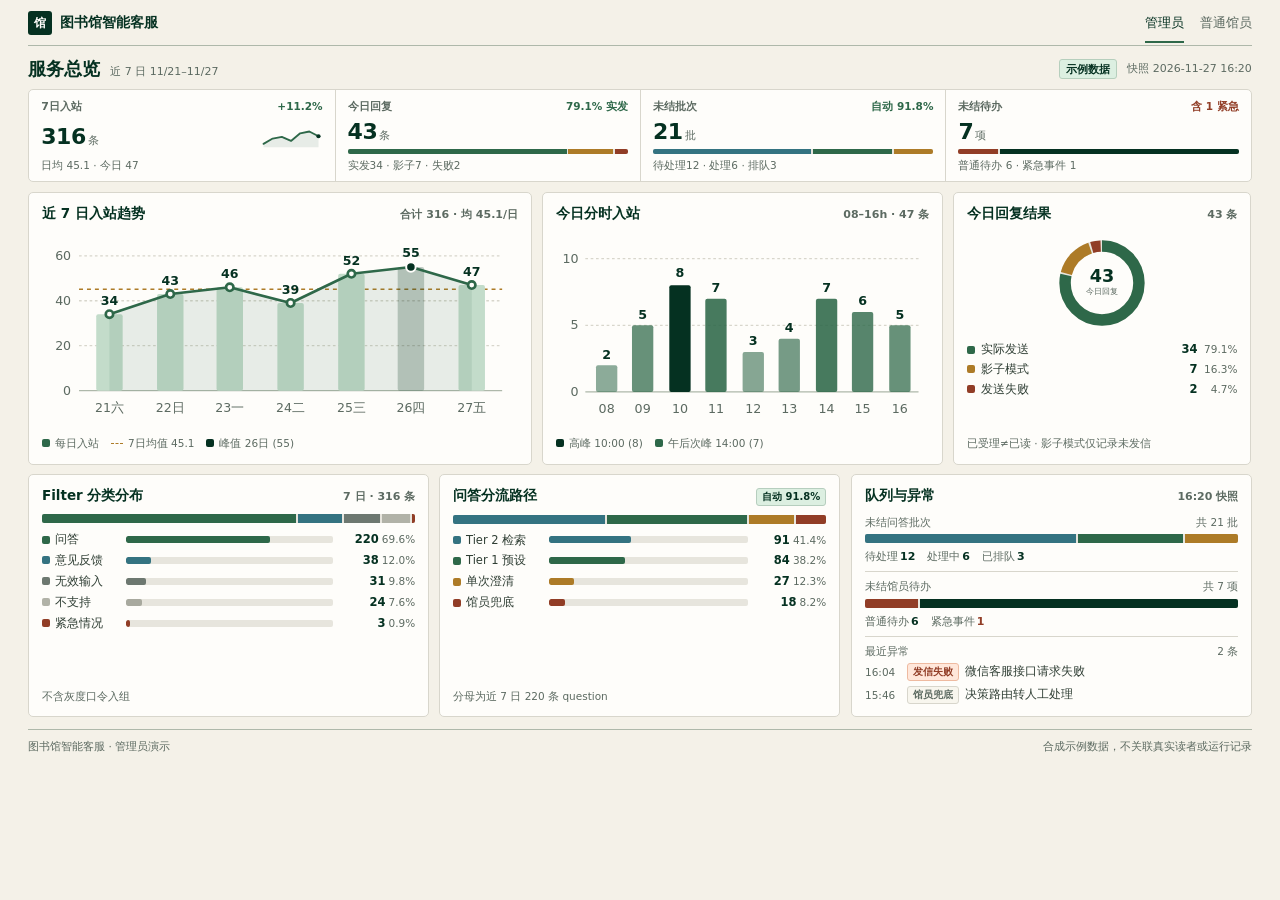
<file: docs/dashboard-demo/index.html>
<!doctype html>
<html lang="zh-CN">
<head>
  <meta charset="utf-8">
  <meta name="viewport" content="width=device-width, initial-scale=1">
  <meta name="theme-color" content="#f3f1e9">
  <title>服务总览｜图书馆智能客服</title>
  <link rel="icon" href="data:image/svg+xml,%3Csvg xmlns=%27http://www.w3.org/2000/svg%27 viewBox=%270 0 32 32%27%3E%3Crect width=%2732%27 height=%2732%27 rx=%275%27 fill=%27%231e4334%27/%3E%3Ctext x=%2716%27 y=%2722%27 text-anchor=%27middle%27 font-size=%2718%27 font-family=%27sans-serif%27 fill=%27%23fcfbf7%27%3E%E9%A6%86%3C/text%3E%3C/svg%3E">
  <style>:root{color-scheme:light;--canvas:oklch(0.958 0.012 94);--surface:oklch(0.995 0.005 94);--surface-tint:oklch(0.972 0.01 95);--ink:oklch(0.28 0.055 164);--body-ink:oklch(0.35 0.025 157);--muted:oklch(0.51 0.022 157);--rule:oklch(0.875 0.014 98);--rule-strong:oklch(0.77 0.022 135);--green:oklch(0.47 0.08 158);--green-soft:oklch(0.935 0.028 154);--teal:oklch(0.52 0.068 214);--teal-soft:oklch(0.935 0.022 214);--ochre:oklch(0.62 0.115 76);--ochre-soft:oklch(0.945 0.036 82);--rust:oklch(0.47 0.12 36);--rust-soft:oklch(0.945 0.034 48);--slate:oklch(0.56 0.018 155);--track:oklch(0.922 0.011 95);--radius-small:3px;--radius-medium:5px}*{box-sizing:border-box}html{background:var(--canvas);scroll-padding-top:0.75rem}body{margin:0;color:var(--body-ink);background:var(--canvas);font-family:-apple-system,"SF Pro Text","PingFang SC","Hiragino Sans GB","Microsoft YaHei","Noto Sans SC",system-ui,sans-serif;font-size:13px;line-height:1.55;font-variant-numeric:tabular-nums;-webkit-font-smoothing:antialiased}a{color:inherit;text-decoration-thickness:1px;text-underline-offset:0.18em}a:focus-visible,summary:focus-visible{outline:2px solid var(--green);outline-offset:2px}.shell{width:min(100%,1720px);min-height:100vh;margin-inline:auto;padding-inline:clamp(12px,2.2vw,36px)}.skip-link{position:absolute;z-index:2;top:6px;left:6px;padding:6px 10px;color:var(--surface);background:var(--ink);border-radius:var(--radius-small);transform:translateY(-160%)}.skip-link:focus{transform:translateY(0)}.masthead{display:flex;min-height:46px;align-items:center;justify-content:space-between;gap:10px 18px;border-bottom:1px solid var(--rule-strong)}.brand{display:inline-flex;min-height:40px;align-items:center;gap:8px;color:var(--ink);font-size:14px;font-weight:650;text-decoration:none}.brand-mark{display:grid;width:24px;height:24px;place-items:center;color:var(--surface);background:var(--ink);border-radius:var(--radius-small);font-size:12px;line-height:1}.role-switch{display:flex;align-items:center;gap:16px}.role-switch a{display:inline-flex;min-height:40px;align-items:center;color:var(--muted);font-size:12.5px;font-weight:550;text-decoration:none;white-space:nowrap}.role-switch a[aria-current="page"]{color:var(--ink);box-shadow:inset 0 -2px var(--green)}@media (hover:hover){.role-switch a:hover{color:var(--ink)}}.page-head{display:flex;flex-wrap:wrap;align-items:baseline;justify-content:space-between;gap:6px 16px;padding:11px 0 9px}.page-head--compact{align-items:center}.page-title-group{display:flex;flex-wrap:wrap;align-items:baseline;gap:6px 10px}.eyebrow{margin:0 0 2px;color:var(--muted);font-size:11px;font-weight:600;line-height:1.4}.page-head h1,.panel-head h2{margin:0;color:var(--ink);font-weight:650}.page-head h1{font-size:18px;line-height:1.3}.lede{margin:2px 0 0;color:var(--muted);font-size:12px;line-height:1.45}.page-meta{display:flex;flex-wrap:wrap;align-items:center;justify-content:flex-end;gap:6px 10px;text-align:right}.demo-tag{display:inline-flex;min-height:20px;align-items:center;padding:0 6px;color:var(--ink);background:var(--green-soft);border:1px solid oklch(0.83 0.036 155);border-radius:var(--radius-small);font-size:10.5px;font-weight:650;white-space:nowrap}.updated-at{color:var(--muted);font-size:11px;font-variant-numeric:tabular-nums;white-space:nowrap}.metric-strip{display:grid;grid-template-columns:repeat(4,minmax(0,1fr));margin-bottom:10px;background:var(--surface);border:1px solid var(--rule);border-radius:var(--radius-medium)}.metric{min-width:0;padding:8px 12px 9px;display:flex;flex-direction:column;justify-content:space-between;gap:4px}.metric + .metric{border-left:1px solid var(--rule)}.metric-top{display:flex;align-items:baseline;justify-content:space-between;gap:8px}.metric-label{margin:0;color:var(--muted);font-size:11px;font-weight:600;line-height:1.35}.metric-delta{font-size:10.5px;font-weight:600;color:var(--green);white-space:nowrap}.metric-delta--warn{color:var(--rust)}.metric-mid{display:flex;align-items:flex-end;justify-content:space-between;gap:8px}.metric-value{margin:0;color:var(--ink);font-size:22px;font-weight:650;letter-spacing:-0.02em;line-height:1.15;white-space:nowrap}.metric-unit{font-size:11px;font-weight:500;color:var(--muted);margin-left:2px}.metric-note{margin:0;color:var(--muted);font-size:10.5px;line-height:1.35}.metric-spark{width:64px;height:22px;flex:0 0 auto;display:block}.micro-bar{display:flex;width:100%;height:5px;gap:1.5px;border-radius:2px;overflow:hidden;background:var(--track)}.micro-bar>span{display:block;height:100%;width:var(--w)}.urgent-text{color:var(--rust);font-weight:650}.urgent-banner{display:flex;flex-wrap:wrap;align-items:center;justify-content:space-between;gap:6px 14px;margin-bottom:10px;padding:7px 12px;background:var(--rust-soft);border:1px solid oklch(0.82 0.075 44);border-radius:var(--radius-medium)}.urgent-banner-main{display:flex;flex-wrap:wrap;align-items:center;gap:6px 10px;min-width:0}.urgent-dot{width:7px;height:7px;border-radius:50%;background:var(--rust);flex:0 0 auto}.urgent-banner h2{margin:0;font-size:13px;font-weight:650;color:var(--rust)}.urgent-banner-desc{color:var(--body-ink);font-size:12px}.urgent-banner-meta{display:flex;align-items:center;gap:8px;font-size:11px;color:var(--rust);font-weight:600;white-space:nowrap}.urgent-banner .queue-details{flex:1 0 100%}.view-tabs{display:flex;flex-wrap:wrap;align-items:center;gap:6px;margin-bottom:10px}.view-tabs a{display:inline-flex;min-height:30px;align-items:center;gap:5px;padding:0 10px;color:var(--muted);background:var(--surface);border:1px solid var(--rule);border-radius:var(--radius-small);font-size:12px;font-weight:550;text-decoration:none;white-space:nowrap}.view-tabs a[aria-current="page"]{color:var(--surface);background:var(--ink);border-color:var(--ink)}.view-tab-count{font-size:10.5px;opacity:0.82}@media (hover:hover){.view-tabs a:not([aria-current="page"]):hover{color:var(--ink);border-color:var(--rule-strong)}}.case-close-form{display:grid;grid-template-columns:minmax(0,1fr) auto auto;align-items:center;gap:6px 10px;margin-top:6px;padding-top:6px;border-top:1px dashed var(--rule)}.case-close-form .form-control{min-height:34px;padding:4px 8px;font-size:12px}.case-close-form .confirm-label{min-height:34px}.case-close-form .button{min-height:34px;padding:4px 10px}.dashboard-grid{display:grid;grid-template-columns:repeat(12,minmax(0,1fr));gap:10px;padding-bottom:12px}.panel{min-width:0;padding:11px 13px 12px;background:var(--surface);border:1px solid var(--rule);border-radius:var(--radius-medium);display:flex;flex-direction:column;container-type:inline-size;container-name:panel}.panel--span-3{grid-column:span 3}.panel--span-4{grid-column:span 4}.panel--span-5{grid-column:span 5}.panel--span-6{grid-column:span 6}.panel--span-7{grid-column:span 7}.panel--span-8{grid-column:span 8}.panel--span-12{grid-column:1 / -1}.panel--inbox-split{grid-column:1 / -1}.panel--feedback-split{grid-column:1 / -1}.panel--traffic,.panel--operations{grid-column:span 7}.panel--outcomes,.panel--categories{grid-column:span 5}.panel-head{display:flex;align-items:baseline;justify-content:space-between;gap:8px;margin-bottom:9px}.panel-head h2{font-size:13.5px;line-height:1.35}.panel-note{margin:1px 0 0;color:var(--muted);font-size:10.5px;line-height:1.4}.period-chip{flex:0 0 auto;color:var(--muted);font-size:11px;font-weight:600;white-space:nowrap}.panel-footnote{margin:auto 0 0;padding-top:7px;color:var(--muted);font-size:10.5px;line-height:1.45}.c-green{background:var(--green)}.c-ink{background:var(--ink)}.c-teal{background:var(--teal)}.c-ochre{background:var(--ochre)}.c-rust{background:var(--rust)}.c-slate{background:var(--slate)}.c-muted{background:oklch(0.76 0.015 110)}.chart-figure{margin:0;display:flex;flex-direction:column;flex:1 1 auto;justify-content:space-between}.chart-svg{display:block;width:100%;height:auto;max-height:220px;overflow:visible}.svg-grid{stroke:var(--rule);stroke-width:1;stroke-dasharray:2 2}.svg-axis{stroke:var(--rule-strong);stroke-width:1}.svg-avg{stroke:var(--ochre);stroke-width:1;stroke-dasharray:3 3}.svg-label{fill:var(--muted);font-size:9.5px;font-variant-numeric:tabular-nums}.svg-val{fill:var(--ink);font-size:9.5px;font-weight:650;font-variant-numeric:tabular-nums}.svg-val--peak{fill:var(--ink);font-weight:700}.svg-bar{fill:oklch(0.87 0.036 155)}.svg-bar--solid{fill:var(--green)}.svg-bar--peak{fill:var(--ink)}.svg-bar--secondary{fill:oklch(0.84 0.02 140)}.svg-area{fill:oklch(0.47 0.08 158 / 0.11)}.svg-line{fill:none;stroke:var(--green);stroke-width:2;stroke-linecap:round;stroke-linejoin:round}.svg-dot{fill:var(--surface);stroke:var(--green);stroke-width:2}.svg-dot--peak{fill:var(--ink);stroke:var(--surface);stroke-width:1.5}.chart-legend{display:flex;flex-wrap:wrap;align-items:center;gap:6px 12px;margin-top:6px;font-size:10.5px;color:var(--muted)}.legend-item{display:inline-flex;align-items:center;gap:5px;white-space:nowrap}.swatch{width:8px;height:8px;border-radius:2px;flex:0 0 auto;display:inline-block}.swatch--line{width:12px;height:0;border-top:1.5px dashed var(--ochre);border-radius:0}.donut-layout{display:flex;align-items:center;gap:12px;flex:1 1 auto}.donut-layout--stack{flex-direction:column;align-items:center;gap:8px}.donut-svg{width:102px;height:102px;flex:0 0 auto;display:block}.donut-svg--sm{width:88px;height:88px}.donut-track{fill:none;stroke:var(--track)}.donut-center-num{fill:var(--ink);font-size:20px;font-weight:700;text-anchor:middle;font-variant-numeric:tabular-nums}.donut-center-sub{fill:var(--muted);font-size:9.5px;text-anchor:middle}.donut-legend{width:100%;margin:0;padding:0;list-style:none;display:grid;gap:5px}.donut-legend li{display:grid;grid-template-columns:auto minmax(0,1fr) auto auto;align-items:center;gap:6px;font-size:11.5px;line-height:1.3}.donut-name{color:var(--body-ink);white-space:nowrap}.donut-val{color:var(--ink);font-weight:650;text-align:right;white-space:nowrap}.donut-pct{color:var(--muted);font-size:10.5px;text-align:right;min-width:34px;white-space:nowrap}.stack-bar{display:flex;width:100%;height:9px;gap:2px;margin-bottom:9px;border-radius:2px;overflow:hidden;background:var(--track)}.stack-bar>span{display:block;height:100%;width:var(--w);min-width:3px}.hbar-list,.traffic-chart,.category-list,.exception-list{margin:0;padding:0;list-style:none}.hbar-list{display:grid;gap:6px}.hbar-row{display:grid;grid-template-columns:76px minmax(0,1fr) 74px;align-items:center;gap:8px;font-size:11.5px;line-height:1.3}.hbar-row--wide-label{grid-template-columns:88px minmax(0,1fr) 70px}.hbar-label{display:inline-flex;align-items:center;gap:5px;color:var(--body-ink);white-space:nowrap}.bar-track{display:block;height:7px;overflow:hidden;background:var(--track);border-radius:2px}.bar-fill{display:block;width:var(--bar-size);height:100%;background:var(--green);border-radius:2px}.bar-fill.c-teal{background:var(--teal)}.bar-fill.c-ochre{background:var(--ochre)}.bar-fill.c-rust{background:var(--rust)}.bar-fill.c-slate{background:var(--slate)}.bar-fill.c-ink{background:var(--ink)}.bar-fill.c-muted{background:oklch(0.73 0.015 110)}.hbar-val{color:var(--ink);font-weight:600;text-align:right;white-space:nowrap}.hbar-val span{color:var(--muted);font-size:10.5px;font-weight:450;margin-left:3px}.mini-section{padding-bottom:6px;margin-bottom:6px;border-bottom:1px solid var(--rule)}.mini-section:last-child{padding-bottom:0;margin-bottom:0;border-bottom:0}.mini-section .stack-bar{margin-bottom:5px}.mini-head{display:flex;align-items:baseline;justify-content:space-between;gap:8px;margin-bottom:4px;font-size:11px;font-weight:650;color:var(--ink)}.mini-head span{font-weight:500;color:var(--muted);font-size:10.5px}.inline-kv{display:flex;flex-wrap:wrap;gap:4px 12px;font-size:11px;color:var(--muted)}.inline-kv strong{color:var(--ink);font-weight:650;margin-left:2px}.inline-kv .urgent-num{color:var(--rust)}.alert-list{margin:0;padding:0;list-style:none;display:grid;gap:5px}.alert-row{display:grid;grid-template-columns:36px auto minmax(0,1fr);align-items:center;gap:6px;font-size:11.5px;line-height:1.35}.alert-row time{color:var(--muted);font-size:10.5px;white-space:nowrap}.alert-text{color:var(--body-ink);white-space:nowrap;overflow:hidden;text-overflow:ellipsis}.badge{display:inline-flex;min-height:18px;align-items:center;justify-content:center;padding:0 5px;border:1px solid transparent;border-radius:var(--radius-small);font-size:10px;font-weight:650;line-height:1.3;white-space:nowrap}.badge.good{color:var(--ink);background:var(--green-soft);border-color:oklch(0.83 0.035 155)}.badge.muted{color:var(--muted);background:var(--surface-tint);border-color:var(--rule)}.badge.ochre{color:oklch(0.42 0.1 72);background:var(--ochre-soft);border-color:oklch(0.84 0.065 80)}.badge.urgent{color:var(--rust);background:var(--rust-soft);border-color:oklch(0.83 0.07 48)}.queue-list{margin:0;padding:0;list-style:none}.queue-row{display:grid;grid-template-columns:minmax(0,1fr) 92px 64px;align-items:center;gap:4px 10px;padding:7px 0;border-top:1px solid var(--rule)}.queue-row:first-child{border-top:0;padding-top:2px}.queue-row:last-child{padding-bottom:2px}.queue-title-line{display:flex;flex-wrap:wrap;align-items:center;gap:5px 7px;min-width:0}.queue-title-line h3{margin:0;font-size:12.5px;font-weight:600;color:var(--ink);line-height:1.35}.queue-time{color:var(--muted);font-size:10.5px;white-space:nowrap}.wait-cell{display:flex;flex-direction:column;gap:3px}.wait-label{display:flex;justify-content:space-between;font-size:10.5px;color:var(--muted);line-height:1.2}.wait-label strong{color:var(--ink);font-weight:650}.wait-label--high strong{color:var(--rust)}.wait-label--mid strong{color:oklch(0.45 0.1 74)}.queue-action{justify-self:end}.queue-details{grid-column:1 / -1}.queue-details summary{display:inline-flex;align-items:center;min-height:24px;font-size:11px;color:var(--green);cursor:pointer;user-select:none}.queue-thread{margin:4px 0 2px;padding:5px 8px;background:var(--surface-tint);border-radius:var(--radius-small);font-size:11.5px;line-height:1.5;color:var(--body-ink)}.right-stack{grid-column:span 4;display:flex;flex-direction:column;gap:10px}.right-stack>.panel{flex:1 1 auto}.table-wrap{width:100%;overflow-x:auto}.data-table{width:100%;border-collapse:collapse;font-size:12px;line-height:1.45;text-align:left}.data-table th,.data-table td{padding:7px 6px;border-bottom:1px solid var(--rule)}.data-table thead th{color:var(--muted);font-size:10.5px;font-weight:600}.data-table tbody th,.data-table tfoot th{color:var(--ink);font-weight:550}.data-table tbody tr:last-child th,.data-table tbody tr:last-child td{border-bottom-color:var(--rule-strong)}.number-cell{font-variant-numeric:tabular-nums;text-align:right !important;white-space:nowrap}.row-note{display:block;margin-top:1px;color:var(--muted);font-size:10.5px;font-weight:450}.subsection-title{display:flex;align-items:baseline;justify-content:space-between;gap:10px;margin:0 0 6px;color:var(--ink);font-size:12px;font-weight:650}.subsection-title>span{color:var(--muted);font-size:10.5px;font-weight:450}.footer{display:flex;flex-wrap:wrap;align-items:baseline;justify-content:space-between;gap:4px 16px;padding:9px 0 14px;border-top:1px solid var(--rule-strong);color:var(--muted);font-size:10.5px;line-height:1.5}.sr-only{position:absolute;width:1px;height:1px;padding:0;margin:-1px;overflow:hidden;clip:rect(0,0,0,0);white-space:nowrap;border:0}.status-note,.form-notice{margin:0 0 10px;padding:7px 10px;color:var(--ink);background:var(--green-soft);border:1px solid oklch(0.84 0.035 155);border-radius:var(--radius-small);font-size:12px;line-height:1.5}.panel--allowlist{grid-column:1 / -1}.allowlist-explainer{max-width:76ch;margin:0 0 10px;font-size:12px;line-height:1.55}.allowlist-add-form{display:grid;grid-template-columns:repeat(2,minmax(0,1fr)) auto;align-items:end;gap:10px;margin:0 0 14px}.allowlist-add-form label,.allowlist-remove-known label:not(.confirm-label){display:grid;gap:3px;color:var(--muted);font-size:11px;line-height:1.4}.form-control{width:100%;min-width:0;min-height:40px;padding:6px 9px;color:var(--body-ink);background:var(--surface);border:1px solid var(--rule-strong);border-radius:var(--radius-small);font:inherit}.form-control:focus-visible,.button:focus-visible,.confirm-label input:focus-visible{outline:2px solid var(--green);outline-offset:2px}.button{display:inline-flex;min-height:40px;align-items:center;justify-content:center;padding:6px 12px;color:var(--surface);background:var(--ink);border:1px solid var(--ink);border-radius:var(--radius-small);font:inherit;font-size:12px;font-weight:600;line-height:1.3;cursor:pointer;touch-action:manipulation}.button--quiet{color:var(--ink);background:var(--surface);border-color:var(--rule-strong)}@media (hover:hover){.button:hover{color:var(--surface);background:var(--green);border-color:var(--green)}.button--quiet:hover{color:var(--ink);background:var(--green-soft);border-color:var(--rule-strong)}}.allowlist-table{width:100%;min-width:620px;table-layout:fixed}.allowlist-select-wrap{display:inline-flex;align-items:center;gap:6px;cursor:pointer}.allowlist-select-label{display:none;font-size:11.5px;font-weight:550;color:var(--body-ink);white-space:nowrap}.allowlist-table th:nth-child(1){width:38px;text-align:center}.allowlist-table th:nth-child(2){width:14%}.allowlist-table th:nth-child(3){width:34%}.allowlist-table th:nth-child(4){width:11%}.allowlist-table th:nth-child(5){width:22%}.allowlist-table th:nth-child(6){width:13%;text-align:right}.allowlist-table td{vertical-align:middle}.allowlist-table td:nth-child(1){text-align:center}.allowlist-table td:nth-child(6){text-align:right}.allowlist-table code{color:var(--body-ink);font-size:11px;overflow-wrap:anywhere}.allowlist-check,#allowlist-select-all{width:15px;height:15px;margin:0;vertical-align:middle;accent-color:var(--green);cursor:pointer}.allowlist-toolbar{display:flex;flex-wrap:wrap;align-items:center;justify-content:space-between;gap:8px 12px;margin:0 0 8px}.allowlist-toolbar .subsection-title{margin:0}.allowlist-batch-actions{display:flex;flex-wrap:wrap;align-items:center;gap:8px}.trash-confirm{position:relative;display:inline-block;text-align:right}.trash-confirm>summary{list-style:none}.trash-confirm>summary::-webkit-details-marker{display:none}.icon-btn{display:inline-flex;width:30px;height:30px;align-items:center;justify-content:center;padding:0;border:1px solid transparent;border-radius:var(--radius-small);background:transparent;cursor:pointer;user-select:none;transition:background-color 120ms ease,border-color 120ms ease,color 120ms ease}.icon-btn--danger{color:var(--rust)}@media (hover:hover){.icon-btn--danger:hover{background:var(--rust-soft);border-color:oklch(0.83 0.07 48)}}.trash-confirm[open]>.icon-btn--danger{background:var(--rust-soft);border-color:oklch(0.83 0.07 48)}.trash-confirm-popover{display:inline-flex;align-items:center;gap:6px;padding:4px 7px;background:var(--rust-soft);border:1px solid oklch(0.83 0.07 48);border-radius:var(--radius-small);white-space:nowrap}.trash-confirm .trash-confirm-popover{position:absolute;right:0;top:calc(100% + 4px);z-index:10;box-shadow:0 4px 12px oklch(0.28 0.055 164 / 0.14)}.trash-confirm-label{color:var(--rust);font-size:11px;font-weight:600}.button--danger{color:var(--surface);background:var(--rust);border-color:var(--rust)}.button--danger-quiet{color:var(--rust);background:var(--surface);border-color:oklch(0.83 0.07 48)}.button--xs{min-height:26px;padding:2px 8px;font-size:11px}@media (hover:hover){.button--danger:hover{color:var(--surface);background:oklch(0.41 0.125 36);border-color:oklch(0.41 0.125 36)}.button--danger-quiet:hover{color:var(--rust);background:var(--rust-soft);border-color:var(--rust)}}.batch-confirm{display:inline-flex;flex-wrap:wrap;align-items:center;gap:6px}.batch-confirm>summary{list-style:none;min-height:30px;padding:4px 10px;font-size:11.5px}.batch-confirm>summary::-webkit-details-marker{display:none}.manual-remove-details{margin-top:10px;padding-top:8px;border-top:1px solid var(--rule)}.manual-remove-details>summary{display:inline-flex;align-items:center;min-height:26px;font-size:11.5px;color:var(--muted);cursor:pointer;user-select:none}.manual-remove-details .allowlist-remove-known{margin-top:8px;padding-top:0;border-top:0}.confirm-label{display:inline-flex;min-height:40px;align-items:center;gap:6px;color:var(--body-ink);font-size:11px}.confirm-label input{width:16px;height:16px;margin:0;accent-color:var(--green)}.allowlist-remove-known{display:grid;grid-template-columns:repeat(2,minmax(0,1fr)) auto auto;align-items:end;gap:8px 10px;margin-top:12px;padding-top:10px;border-top:1px solid var(--rule)}.allowlist-remove-known .subsection-title{grid-column:1 / -1}.case-list{margin:0;padding:0;list-style:none}.case-row{display:grid;grid-template-columns:minmax(0,1fr) auto;align-items:start;gap:0.5rem 0.85rem;padding:0.65rem 0;border-top:1px solid var(--rule)}.case-row:first-child{border-top:0}.case-row--compact{grid-template-columns:76px minmax(0,1fr) auto;align-items:baseline;gap:2px 10px;padding:5px 0}.inbox-time{color:var(--muted);font-size:11px;white-space:nowrap}.inbox-text{margin:0;color:var(--body-ink);font-size:12.5px;line-height:1.45;overflow-wrap:anywhere}.inbox-text .badge{margin-right:6px;vertical-align:1px}.inbox-paging{display:flex;align-items:center;gap:12px;margin-top:8px;padding-top:7px;border-top:1px solid var(--rule);font-size:11.5px;color:var(--green)}.case-main{min-width:0}.case-main h2{margin:0;color:var(--ink);font-size:13.5px;font-weight:600}.case-meta{display:flex;flex-wrap:wrap;gap:0.2rem 0.65rem;margin:0.2rem 0 0;color:var(--muted);font-size:11.5px}.case-state{align-self:start;color:var(--muted);font-size:11.5px;white-space:nowrap}.thread{max-width:68ch;margin:0.35rem 0 0.15rem;padding:0.5rem 0.7rem;background:var(--surface-tint);border-radius:var(--radius-small);line-height:1.65;overflow-wrap:anywhere}@container panel (min-width:340px){.donut-layout--stack{flex-direction:row;align-items:center;justify-content:center;gap:16px}.donut-layout--stack .donut-legend{flex:1 1 auto;max-width:240px}}@container panel (max-width:290px){.donut-layout{flex-direction:column;align-items:center}}@container panel (max-width:340px){.hbar-row{grid-template-columns:64px minmax(0,1fr) 64px;gap:6px}.hbar-row--wide-label{grid-template-columns:76px minmax(0,1fr) 60px;gap:6px}}@container panel (max-width:460px){.queue-row{grid-template-columns:minmax(0,1fr) auto;row-gap:5px}.queue-title-line{grid-column:1;grid-row:1}.queue-action{grid-column:2;grid-row:1;align-self:start}.wait-cell{grid-column:1 / -1;grid-row:2}.queue-details{grid-row:3}}@media (min-width:1360px){.masthead{min-height:50px}.page-head{padding:13px 0 11px}.metric-strip{margin-bottom:12px}.metric{padding:10px 16px 11px;gap:5px}.metric-value{font-size:24px}.dashboard-grid{gap:12px;padding-bottom:16px}.panel{padding:13px 16px 14px}.right-stack{gap:12px}.panel--inbox-split{grid-column:span 7}.panel--feedback-split{grid-column:span 5}.case-row--compact{grid-template-columns:84px minmax(0,1fr) auto;gap:4px 12px}}@media (max-width:1024px){.panel--span-3,.panel--span-4,.panel--span-5,.panel--span-6,.panel--span-7,.panel--span-8,.panel--traffic,.panel--outcomes,.panel--categories,.panel--operations{grid-column:span 6}.panel--trend-wide,.panel--queue-main,.right-stack{grid-column:1 / -1}.right-stack{display:grid;grid-template-columns:repeat(2,minmax(0,1fr))}}@media (max-width:760px){.metric-strip{grid-template-columns:repeat(2,minmax(0,1fr))}.metric:nth-child(3){border-left:0;border-top:1px solid var(--rule)}.metric:nth-child(4){border-top:1px solid var(--rule)}}@media (max-width:720px){.allowlist-table{min-width:0;display:block}.allowlist-table thead{display:block;margin-bottom:8px}.allowlist-table thead tr{display:flex;align-items:center}.allowlist-table thead th:not(:first-child){display:none}.allowlist-table thead th:first-child{width:auto;padding:4px 0;border-bottom:0;text-align:left}.allowlist-select-label{display:inline-flex;align-items:center;gap:6px}.allowlist-table tbody{display:grid;gap:8px}.allowlist-table tbody tr{display:grid;grid-template-columns:auto minmax(0,1fr) auto;align-items:center;gap:4px 8px;padding:9px 10px;background:var(--surface-tint);border:1px solid var(--rule);border-radius:var(--radius-small)}.allowlist-table tbody td{padding:0;border-bottom:0;text-align:left}.allowlist-table tbody td[colspan]{grid-column:1 / -1;padding:6px 2px;color:var(--muted)}.allowlist-table tbody td.allowlist-cell-check{grid-column:1;grid-row:1;align-self:center}.allowlist-table tbody td.allowlist-reader{grid-column:2;grid-row:1;min-width:0;display:block;overflow-wrap:anywhere}.allowlist-table tbody td.allowlist-cell-action{grid-column:3;grid-row:1;text-align:right}.allowlist-table tbody td[data-label]:not(.allowlist-reader){grid-column:1 / -1;display:flex;flex-wrap:wrap;align-items:baseline;gap:4px 6px;font-size:11.5px;color:var(--body-ink)}.allowlist-table tbody td[data-label]:not(.allowlist-reader)::before{content:attr(data-label);color:var(--muted);font-size:10.5px;font-weight:600}}@media (max-width:640px){.page-head{align-items:flex-start}.page-meta{justify-content:flex-start;text-align:left}.view-tabs{flex-wrap:nowrap;overflow-x:auto;padding-bottom:2px;scrollbar-width:none}.view-tabs::-webkit-scrollbar{display:none}.dashboard-grid{grid-template-columns:minmax(0,1fr);gap:8px}.panel--span-3,.panel--span-4,.panel--span-5,.panel--span-6,.panel--span-7,.panel--span-8,.panel--traffic,.panel--outcomes,.panel--categories,.panel--operations,.panel--inbox-split,.panel--feedback-split,.right-stack{grid-column:1}.right-stack{display:flex;flex-direction:column}.allowlist-add-form,.allowlist-remove-known,.case-close-form{grid-template-columns:minmax(0,1fr)}.allowlist-remove-known .subsection-title{grid-column:1}.allowlist-add-form .button,.allowlist-remove-known>.button,.case-close-form .button{justify-self:start}}@media (max-width:480px){.case-row--compact{grid-template-columns:minmax(0,1fr) auto;gap:2px 8px;padding:6px 0}.case-row--compact .inbox-time{grid-column:1;grid-row:1}.case-row--compact .case-state{grid-column:2;grid-row:1}.case-row--compact .inbox-text{grid-column:1 / -1;grid-row:2}}@media (max-width:400px){.shell{padding-inline:10px}.masthead{gap:6px 8px}.brand{gap:6px;font-size:13px}.brand-mark{width:22px;height:22px;font-size:11px}.role-switch{gap:10px}.role-switch a{font-size:12px}.metric{padding:7px 9px 8px}.metric-value{font-size:19px}.metric-note{font-size:10px}.metric-spark{width:46px;height:18px}}@media (prefers-reduced-motion:reduce){*,*::before,*::after{scroll-behavior:auto !important}}</style>
</head>
<body>
  <a class="skip-link" href="#main-content">跳到主要内容</a>
  <div class="shell">
    <header class="masthead">
      <a class="brand" href="index.html" aria-label="图书馆智能客服，管理员总览">
        <span class="brand-mark" aria-hidden="true">馆</span>
        <span class="brand-name">图书馆智能客服</span>
      </a>
      <nav class="role-switch" aria-label="切换角色">
        <a href="index.html" aria-current="page">管理员</a>
        <a href="librarian.html">普通馆员</a>
      </nav>
    </header>

    <main id="main-content">
      <section class="page-head page-head--compact" aria-labelledby="page-title">
        <div class="page-title-group">
          <h1 id="page-title">服务总览</h1>
          <span class="updated-at">近 7 日 11/21–11/27</span>
        </div>
        <div class="page-meta">
          <span class="demo-tag">示例数据</span>
          <span class="updated-at">快照 2026-11-27 16:20</span>
        </div>
      </section>

      <section class="metric-strip" aria-label="关键指标">
        <article class="metric">
          <div class="metric-top">
            <h2 class="metric-label">7日入站</h2>
            <span class="metric-delta">+11.2%</span>
          </div>
          <div class="metric-mid">
            <p class="metric-value">316<span class="metric-unit">条</span></p>
            <svg class="metric-spark" viewBox="0 0 64 24" aria-hidden="true">
              <polygon class="svg-area" points="2,18.4 12,12.6 22,10.7 32,15.2 42,6.9 52,4.9 62,10.1 62,22 2,22" />
              <polyline class="svg-line" points="2,18.4 12,12.6 22,10.7 32,15.2 42,6.9 52,4.9 62,10.1" />
              <circle cx="62" cy="10.1" r="2.3" fill="var(--ink)" />
            </svg>
          </div>
          <p class="metric-note">日均 45.1 · 今日 47</p>
        </article>

        <article class="metric">
          <div class="metric-top">
            <h2 class="metric-label">今日回复</h2>
            <span class="metric-delta">79.1% 实发</span>
          </div>
          <div class="metric-mid">
            <p class="metric-value">43<span class="metric-unit">条</span></p>
          </div>
          <div class="micro-bar" aria-hidden="true">
            <span class="c-green" style="--w: 79.1%"></span>
            <span class="c-ochre" style="--w: 16.3%"></span>
            <span class="c-rust" style="--w: 4.7%"></span>
          </div>
          <p class="metric-note">实发34 · 影子7 · 失败2</p>
        </article>

        <article class="metric">
          <div class="metric-top">
            <h2 class="metric-label">未结批次</h2>
            <span class="metric-delta">自动 91.8%</span>
          </div>
          <div class="metric-mid">
            <p class="metric-value">21<span class="metric-unit">批</span></p>
          </div>
          <div class="micro-bar" aria-hidden="true">
            <span class="c-teal" style="--w: 57.1%"></span>
            <span class="c-green" style="--w: 28.6%"></span>
            <span class="c-ochre" style="--w: 14.3%"></span>
          </div>
          <p class="metric-note">待处理12 · 处理6 · 排队3</p>
        </article>

        <article class="metric">
          <div class="metric-top">
            <h2 class="metric-label">未结待办</h2>
            <span class="metric-delta metric-delta--warn">含 1 紧急</span>
          </div>
          <div class="metric-mid">
            <p class="metric-value">7<span class="metric-unit">项</span></p>
          </div>
          <div class="micro-bar" aria-hidden="true">
            <span class="c-rust" style="--w: 14.3%"></span>
            <span class="c-ink" style="--w: 85.7%"></span>
          </div>
          <p class="metric-note">普通待办 6 · 紧急事件 1</p>
        </article>
      </section>

      <div class="dashboard-grid" aria-label="运营图表">
        <!-- Row 1: 7-day trend (5) + Today hourly rhythm (4) + Reply Donut (3) -->
        <section class="panel panel--span-5 panel--trend-wide" aria-labelledby="traffic-title">
          <div class="panel-head">
            <h2 id="traffic-title">近 7 日入站趋势</h2>
            <span class="period-chip">合计 316 · 均 45.1/日</span>
          </div>
          <figure class="chart-figure">
            <svg class="chart-svg" viewBox="0 0 360 148" role="img" aria-label="近7日每日入站消息趋势：21日34条，22日43条，23日46条，24日39条，25日52条，26日55条，27日47条">
              <line class="svg-grid" x1="28" y1="18" x2="348" y2="18" />
              <line class="svg-grid" x1="28" y1="52" x2="348" y2="52" />
              <line class="svg-grid" x1="28" y1="86" x2="348" y2="86" />
              <line class="svg-axis" x1="28" y1="120" x2="348" y2="120" />
              <line class="svg-avg" x1="28" y1="43.3" x2="348" y2="43.3" />

              <text class="svg-label" x="22" y="21" text-anchor="end">60</text>
              <text class="svg-label" x="22" y="55" text-anchor="end">40</text>
              <text class="svg-label" x="22" y="89" text-anchor="end">20</text>
              <text class="svg-label" x="22" y="123" text-anchor="end">0</text>

              <rect class="svg-bar" x="41" y="62.2" width="20" height="57.8" rx="1.5" />
              <rect class="svg-bar" x="87" y="46.9" width="20" height="73.1" rx="1.5" />
              <rect class="svg-bar" x="132" y="41.8" width="20" height="78.2" rx="1.5" />
              <rect class="svg-bar" x="178" y="53.7" width="20" height="66.3" rx="1.5" />
              <rect class="svg-bar" x="224" y="31.6" width="20" height="88.4" rx="1.5" />
              <rect class="svg-bar--peak" x="269" y="26.5" width="20" height="93.5" rx="1.5" opacity="0.24" />
              <rect class="svg-bar" x="315" y="40.1" width="20" height="79.9" rx="1.5" />

              <polygon class="svg-area" points="51,62.2 97,46.9 142,41.8 188,53.7 234,31.6 279,26.5 325,40.1 325,120 51,120" />
              <polyline class="svg-line" points="51,62.2 97,46.9 142,41.8 188,53.7 234,31.6 279,26.5 325,40.1" />

              <circle class="svg-dot" cx="51" cy="62.2" r="2.8" />
              <circle class="svg-dot" cx="97" cy="46.9" r="2.8" />
              <circle class="svg-dot" cx="142" cy="41.8" r="2.8" />
              <circle class="svg-dot" cx="188" cy="53.7" r="2.8" />
              <circle class="svg-dot" cx="234" cy="31.6" r="2.8" />
              <circle class="svg-dot--peak" cx="279" cy="26.5" r="3.6" />
              <circle class="svg-dot" cx="325" cy="40.1" r="2.8" />

              <text class="svg-val" x="51" y="55" text-anchor="middle">34</text>
              <text class="svg-val" x="97" y="40" text-anchor="middle">43</text>
              <text class="svg-val" x="142" y="35" text-anchor="middle">46</text>
              <text class="svg-val" x="188" y="47" text-anchor="middle">39</text>
              <text class="svg-val" x="234" y="25" text-anchor="middle">52</text>
              <text class="svg-val svg-val--peak" x="279" y="19" text-anchor="middle">55</text>
              <text class="svg-val" x="325" y="33" text-anchor="middle">47</text>

              <text class="svg-label" x="51" y="136" text-anchor="middle">21六</text>
              <text class="svg-label" x="97" y="136" text-anchor="middle">22日</text>
              <text class="svg-label" x="142" y="136" text-anchor="middle">23一</text>
              <text class="svg-label" x="188" y="136" text-anchor="middle">24二</text>
              <text class="svg-label" x="234" y="136" text-anchor="middle">25三</text>
              <text class="svg-label" x="279" y="136" text-anchor="middle">26四</text>
              <text class="svg-label" x="325" y="136" text-anchor="middle">27五</text>
            </svg>
            <div class="chart-legend">
              <span class="legend-item"><span class="swatch c-green"></span>每日入站</span>
              <span class="legend-item"><span class="swatch swatch--line"></span>7日均值 45.1</span>
              <span class="legend-item"><span class="swatch c-ink"></span>峰值 26日 (55)</span>
            </div>
          </figure>
        </section>

        <section class="panel panel--span-4" aria-labelledby="hourly-title">
          <div class="panel-head">
            <h2 id="hourly-title">今日分时入站</h2>
            <span class="period-chip">08–16h · 47 条</span>
          </div>
          <figure class="chart-figure">
            <svg class="chart-svg" viewBox="0 0 280 148" role="img" aria-label="今日08时至16时每小时入站条数：08时2条，09时5条，10时8条，11时7条，12时3条，13时4条，14时7条，15时6条，16时5条">
              <line class="svg-grid" x1="22" y1="20" x2="272" y2="20" />
              <line class="svg-grid" x1="22" y1="70" x2="272" y2="70" />
              <line class="svg-axis" x1="22" y1="120" x2="272" y2="120" />

              <text class="svg-label" x="17" y="23" text-anchor="end">10</text>
              <text class="svg-label" x="17" y="73" text-anchor="end">5</text>
              <text class="svg-label" x="17" y="123" text-anchor="end">0</text>

              <rect class="svg-bar--solid" x="30" y="100" width="16" height="20" rx="1.5" opacity="0.55" />
              <rect class="svg-bar--solid" x="57" y="70" width="16" height="50" rx="1.5" opacity="0.72" />
              <rect class="svg-bar--peak" x="85" y="40" width="16" height="80" rx="1.5" />
              <rect class="svg-bar--solid" x="112" y="50" width="16" height="70" rx="1.5" opacity="0.88" />
              <rect class="svg-bar--solid" x="140" y="90" width="16" height="30" rx="1.5" opacity="0.58" />
              <rect class="svg-bar--solid" x="167" y="80" width="16" height="40" rx="1.5" opacity="0.65" />
              <rect class="svg-bar--solid" x="195" y="50" width="16" height="70" rx="1.5" opacity="0.88" />
              <rect class="svg-bar--solid" x="222" y="60" width="16" height="60" rx="1.5" opacity="0.8" />
              <rect class="svg-bar--solid" x="250" y="70" width="16" height="50" rx="1.5" opacity="0.72" />

              <text class="svg-val" x="38" y="95" text-anchor="middle">2</text>
              <text class="svg-val" x="65" y="65" text-anchor="middle">5</text>
              <text class="svg-val svg-val--peak" x="93" y="34" text-anchor="middle">8</text>
              <text class="svg-val" x="120" y="45" text-anchor="middle">7</text>
              <text class="svg-val" x="148" y="85" text-anchor="middle">3</text>
              <text class="svg-val" x="175" y="75" text-anchor="middle">4</text>
              <text class="svg-val" x="203" y="45" text-anchor="middle">7</text>
              <text class="svg-val" x="230" y="55" text-anchor="middle">6</text>
              <text class="svg-val" x="258" y="65" text-anchor="middle">5</text>

              <text class="svg-label" x="38" y="136" text-anchor="middle">08</text>
              <text class="svg-label" x="65" y="136" text-anchor="middle">09</text>
              <text class="svg-label" x="93" y="136" text-anchor="middle">10</text>
              <text class="svg-label" x="120" y="136" text-anchor="middle">11</text>
              <text class="svg-label" x="148" y="136" text-anchor="middle">12</text>
              <text class="svg-label" x="175" y="136" text-anchor="middle">13</text>
              <text class="svg-label" x="203" y="136" text-anchor="middle">14</text>
              <text class="svg-label" x="230" y="136" text-anchor="middle">15</text>
              <text class="svg-label" x="258" y="136" text-anchor="middle">16</text>
            </svg>
            <div class="chart-legend">
              <span class="legend-item"><span class="swatch c-ink"></span>高峰 10:00 (8)</span>
              <span class="legend-item"><span class="swatch c-green"></span>午后次峰 14:00 (7)</span>
            </div>
          </figure>
        </section>

        <section class="panel panel--span-3" aria-labelledby="outcomes-title">
          <div class="panel-head">
            <h2 id="outcomes-title">今日回复结果</h2>
            <span class="period-chip">43 条</span>
          </div>
          <div class="donut-layout donut-layout--stack">
            <svg class="donut-svg" viewBox="0 0 116 116" role="img" aria-label="今日43条回复结果：实际发送34条占79.1%，影子模式7条占16.3%，发送失败2条占4.7%">
              <circle class="donut-track" cx="58" cy="58" r="42" stroke-width="13" />
              <g transform="rotate(-90 58 58)">
                <circle cx="58" cy="58" r="42" fill="none" stroke="var(--green)" stroke-width="13" stroke-dasharray="206.7 263.89" stroke-dashoffset="0" />
                <circle cx="58" cy="58" r="42" fill="none" stroke="var(--ochre)" stroke-width="13" stroke-dasharray="41.0 263.89" stroke-dashoffset="-208.66" />
                <circle cx="58" cy="58" r="42" fill="none" stroke="var(--rust)" stroke-width="13" stroke-dasharray="10.3 263.89" stroke-dashoffset="-251.62" />
              </g>
              <text class="donut-center-num" x="58" y="57">43</text>
              <text class="donut-center-sub" x="58" y="71">今日回复</text>
            </svg>
            <ul class="donut-legend">
              <li><span class="swatch c-green"></span><span class="donut-name">实际发送</span><span class="donut-val">34</span><span class="donut-pct">79.1%</span></li>
              <li><span class="swatch c-ochre"></span><span class="donut-name">影子模式</span><span class="donut-val">7</span><span class="donut-pct">16.3%</span></li>
              <li><span class="swatch c-rust"></span><span class="donut-name">发送失败</span><span class="donut-val">2</span><span class="donut-pct">4.7%</span></li>
            </ul>
          </div>
          <p class="panel-footnote">已受理≠已读 · 影子模式仅记录未发信</p>
        </section>

        <!-- Row 2: Filter categories (4) + Routing breakdown (4) + Queue & Exceptions (4) -->
        <section class="panel panel--span-4" aria-labelledby="categories-title">
          <div class="panel-head">
            <h2 id="categories-title">Filter 分类分布</h2>
            <span class="period-chip">7 日 · 316 条</span>
          </div>
          <div class="stack-bar" aria-hidden="true">
            <span class="c-green" style="--w: 69.6%"></span>
            <span class="c-teal" style="--w: 12%"></span>
            <span class="c-slate" style="--w: 9.8%"></span>
            <span class="c-muted" style="--w: 7.6%"></span>
            <span class="c-rust" style="--w: 1%"></span>
          </div>
          <ol class="hbar-list" aria-label="近7日Filter分类：问答220条，反馈38条，无效31条，不支持24条，紧急3条">
            <li class="hbar-row">
              <span class="hbar-label"><span class="swatch c-green"></span>问答</span>
              <span class="bar-track" aria-hidden="true"><span class="bar-fill" style="--bar-size: 69.6%"></span></span>
              <span class="hbar-val">220<span>69.6%</span></span>
            </li>
            <li class="hbar-row">
              <span class="hbar-label"><span class="swatch c-teal"></span>意见反馈</span>
              <span class="bar-track" aria-hidden="true"><span class="bar-fill c-teal" style="--bar-size: 12%"></span></span>
              <span class="hbar-val">38<span>12.0%</span></span>
            </li>
            <li class="hbar-row">
              <span class="hbar-label"><span class="swatch c-slate"></span>无效输入</span>
              <span class="bar-track" aria-hidden="true"><span class="bar-fill c-slate" style="--bar-size: 9.8%"></span></span>
              <span class="hbar-val">31<span>9.8%</span></span>
            </li>
            <li class="hbar-row">
              <span class="hbar-label"><span class="swatch c-muted"></span>不支持</span>
              <span class="bar-track" aria-hidden="true"><span class="bar-fill c-muted" style="--bar-size: 7.6%"></span></span>
              <span class="hbar-val">24<span>7.6%</span></span>
            </li>
            <li class="hbar-row">
              <span class="hbar-label"><span class="swatch c-rust"></span>紧急情况</span>
              <span class="bar-track" aria-hidden="true"><span class="bar-fill c-rust" style="--bar-size: 2%"></span></span>
              <span class="hbar-val">3<span>0.9%</span></span>
            </li>
          </ol>
          <p class="panel-footnote">不含灰度口令入组</p>
        </section>

        <section class="panel panel--span-4" aria-labelledby="routing-title">
          <div class="panel-head">
            <h2 id="routing-title">问答分流路径</h2>
            <span class="badge good">自动 91.8%</span>
          </div>
          <div class="stack-bar" aria-hidden="true">
            <span class="c-teal" style="--w: 41.4%"></span>
            <span class="c-green" style="--w: 38.2%"></span>
            <span class="c-ochre" style="--w: 12.3%"></span>
            <span class="c-rust" style="--w: 8.2%"></span>
          </div>
          <ol class="hbar-list" aria-label="近7日220条问答分流：Tier 2检索91条，Tier 1预设84条，澄清后答复27条，转馆员待办18条">
            <li class="hbar-row hbar-row--wide-label">
              <span class="hbar-label"><span class="swatch c-teal"></span>Tier 2 检索</span>
              <span class="bar-track" aria-hidden="true"><span class="bar-fill c-teal" style="--bar-size: 41.4%"></span></span>
              <span class="hbar-val">91<span>41.4%</span></span>
            </li>
            <li class="hbar-row hbar-row--wide-label">
              <span class="hbar-label"><span class="swatch c-green"></span>Tier 1 预设</span>
              <span class="bar-track" aria-hidden="true"><span class="bar-fill" style="--bar-size: 38.2%"></span></span>
              <span class="hbar-val">84<span>38.2%</span></span>
            </li>
            <li class="hbar-row hbar-row--wide-label">
              <span class="hbar-label"><span class="swatch c-ochre"></span>单次澄清</span>
              <span class="bar-track" aria-hidden="true"><span class="bar-fill c-ochre" style="--bar-size: 12.3%"></span></span>
              <span class="hbar-val">27<span>12.3%</span></span>
            </li>
            <li class="hbar-row hbar-row--wide-label">
              <span class="hbar-label"><span class="swatch c-rust"></span>馆员兜底</span>
              <span class="bar-track" aria-hidden="true"><span class="bar-fill c-rust" style="--bar-size: 8.2%"></span></span>
              <span class="hbar-val">18<span>8.2%</span></span>
            </li>
          </ol>
          <p class="panel-footnote">分母为近 7 日 220 条 question</p>
        </section>

        <section class="panel panel--span-4" aria-labelledby="operations-title">
          <div class="panel-head">
            <h2 id="operations-title">队列与异常</h2>
            <span class="period-chip">16:20 快照</span>
          </div>

          <div class="mini-section">
            <div class="mini-head">
              <span>未结问答批次</span>
              <span>共 21 批</span>
            </div>
            <div class="stack-bar" aria-hidden="true">
              <span class="c-teal" style="--w: 57.1%"></span>
              <span class="c-green" style="--w: 28.6%"></span>
              <span class="c-ochre" style="--w: 14.3%"></span>
            </div>
            <div class="inline-kv">
              <span>待处理<strong>12</strong></span>
              <span>处理中<strong>6</strong></span>
              <span>已排队<strong>3</strong></span>
            </div>
          </div>

          <div class="mini-section">
            <div class="mini-head">
              <span>未结馆员待办</span>
              <span>共 7 项</span>
            </div>
            <div class="stack-bar" aria-hidden="true">
              <span class="c-rust" style="--w: 14.3%"></span>
              <span class="c-ink" style="--w: 85.7%"></span>
            </div>
            <div class="inline-kv">
              <span>普通待办<strong>6</strong></span>
              <span>紧急事件<strong class="urgent-num">1</strong></span>
            </div>
          </div>

          <div class="mini-section">
            <div class="mini-head">
              <span>最近异常</span>
              <span>2 条</span>
            </div>
            <ol class="alert-list">
              <li class="alert-row">
                <time datetime="2026-11-27T16:04">16:04</time>
                <span class="badge urgent">发信失败</span>
                <span class="alert-text">微信客服接口请求失败</span>
              </li>
              <li class="alert-row">
                <time datetime="2026-11-27T15:46">15:46</time>
                <span class="badge muted">馆员兜底</span>
                <span class="alert-text">决策路由转人工处理</span>
              </li>
            </ol>
          </div>
        </section>
      </div>
    </main>

    <footer class="footer">
      <span>图书馆智能客服 · 管理员演示</span>
      <span>合成示例数据，不关联真实读者或运行记录</span>
    </footer>
  </div>
</body>
</html>
</file>
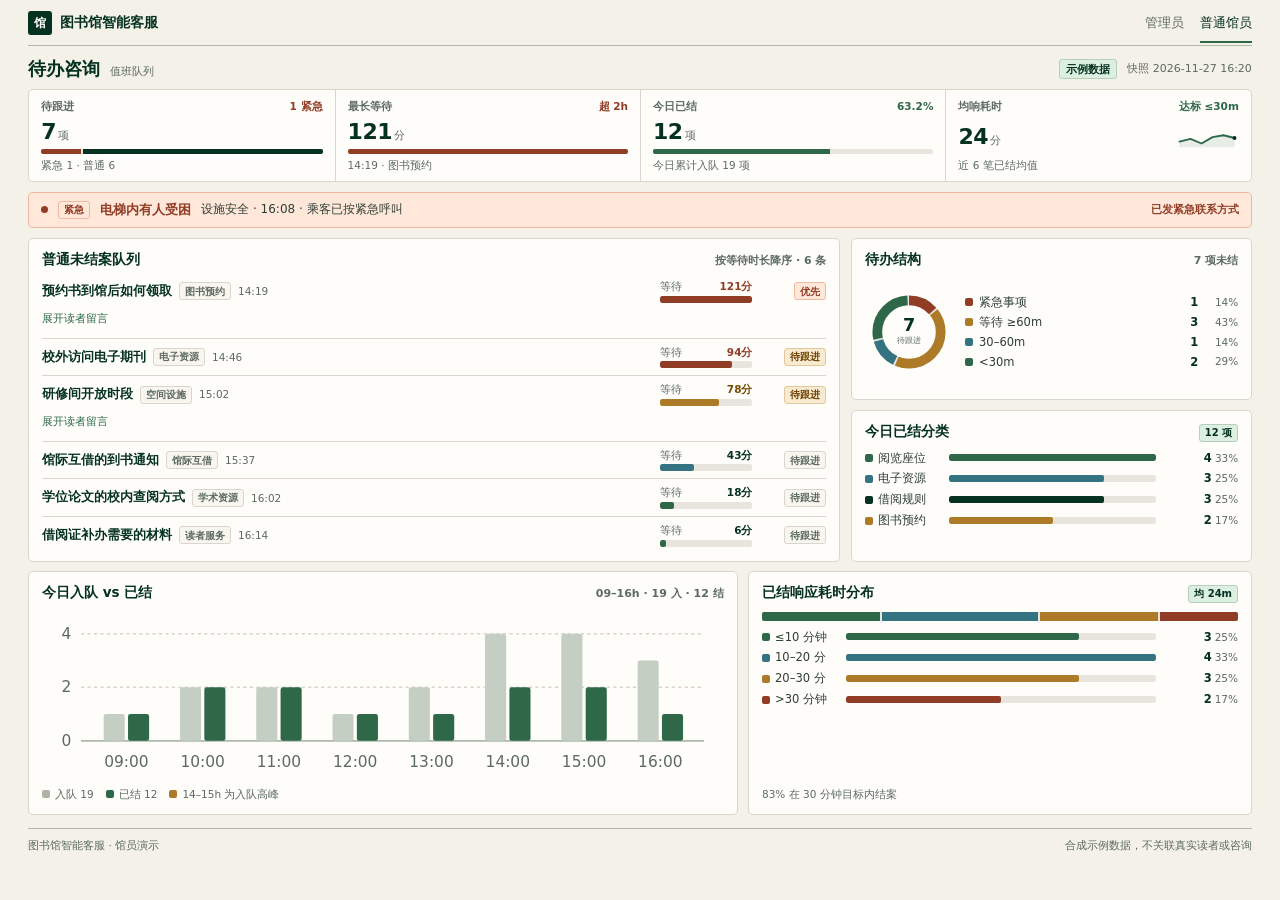
<file: docs/dashboard-demo/librarian.html>
<!doctype html>
<html lang="zh-CN">
<head>
  <meta charset="utf-8">
  <meta name="viewport" content="width=device-width, initial-scale=1">
  <meta name="theme-color" content="#f3f1e9">
  <title>待办咨询｜图书馆智能客服</title>
  <link rel="icon" href="data:image/svg+xml,%3Csvg xmlns=%27http://www.w3.org/2000/svg%27 viewBox=%270 0 32 32%27%3E%3Crect width=%2732%27 height=%2732%27 rx=%275%27 fill=%27%231e4334%27/%3E%3Ctext x=%2716%27 y=%2722%27 text-anchor=%27middle%27 font-size=%2718%27 font-family=%27sans-serif%27 fill=%27%23fcfbf7%27%3E%E9%A6%86%3C/text%3E%3C/svg%3E">
  <style>:root{color-scheme:light;--canvas:oklch(0.958 0.012 94);--surface:oklch(0.995 0.005 94);--surface-tint:oklch(0.972 0.01 95);--ink:oklch(0.28 0.055 164);--body-ink:oklch(0.35 0.025 157);--muted:oklch(0.51 0.022 157);--rule:oklch(0.875 0.014 98);--rule-strong:oklch(0.77 0.022 135);--green:oklch(0.47 0.08 158);--green-soft:oklch(0.935 0.028 154);--teal:oklch(0.52 0.068 214);--teal-soft:oklch(0.935 0.022 214);--ochre:oklch(0.62 0.115 76);--ochre-soft:oklch(0.945 0.036 82);--rust:oklch(0.47 0.12 36);--rust-soft:oklch(0.945 0.034 48);--slate:oklch(0.56 0.018 155);--track:oklch(0.922 0.011 95);--radius-small:3px;--radius-medium:5px}*{box-sizing:border-box}html{background:var(--canvas);scroll-padding-top:0.75rem}body{margin:0;color:var(--body-ink);background:var(--canvas);font-family:-apple-system,"SF Pro Text","PingFang SC","Hiragino Sans GB","Microsoft YaHei","Noto Sans SC",system-ui,sans-serif;font-size:13px;line-height:1.55;font-variant-numeric:tabular-nums;-webkit-font-smoothing:antialiased}a{color:inherit;text-decoration-thickness:1px;text-underline-offset:0.18em}a:focus-visible,summary:focus-visible{outline:2px solid var(--green);outline-offset:2px}.shell{width:min(100%,1720px);min-height:100vh;margin-inline:auto;padding-inline:clamp(12px,2.2vw,36px)}.skip-link{position:absolute;z-index:2;top:6px;left:6px;padding:6px 10px;color:var(--surface);background:var(--ink);border-radius:var(--radius-small);transform:translateY(-160%)}.skip-link:focus{transform:translateY(0)}.masthead{display:flex;min-height:46px;align-items:center;justify-content:space-between;gap:10px 18px;border-bottom:1px solid var(--rule-strong)}.brand{display:inline-flex;min-height:40px;align-items:center;gap:8px;color:var(--ink);font-size:14px;font-weight:650;text-decoration:none}.brand-mark{display:grid;width:24px;height:24px;place-items:center;color:var(--surface);background:var(--ink);border-radius:var(--radius-small);font-size:12px;line-height:1}.role-switch{display:flex;align-items:center;gap:16px}.role-switch a{display:inline-flex;min-height:40px;align-items:center;color:var(--muted);font-size:12.5px;font-weight:550;text-decoration:none;white-space:nowrap}.role-switch a[aria-current="page"]{color:var(--ink);box-shadow:inset 0 -2px var(--green)}@media (hover:hover){.role-switch a:hover{color:var(--ink)}}.page-head{display:flex;flex-wrap:wrap;align-items:baseline;justify-content:space-between;gap:6px 16px;padding:11px 0 9px}.page-head--compact{align-items:center}.page-title-group{display:flex;flex-wrap:wrap;align-items:baseline;gap:6px 10px}.eyebrow{margin:0 0 2px;color:var(--muted);font-size:11px;font-weight:600;line-height:1.4}.page-head h1,.panel-head h2{margin:0;color:var(--ink);font-weight:650}.page-head h1{font-size:18px;line-height:1.3}.lede{margin:2px 0 0;color:var(--muted);font-size:12px;line-height:1.45}.page-meta{display:flex;flex-wrap:wrap;align-items:center;justify-content:flex-end;gap:6px 10px;text-align:right}.demo-tag{display:inline-flex;min-height:20px;align-items:center;padding:0 6px;color:var(--ink);background:var(--green-soft);border:1px solid oklch(0.83 0.036 155);border-radius:var(--radius-small);font-size:10.5px;font-weight:650;white-space:nowrap}.updated-at{color:var(--muted);font-size:11px;font-variant-numeric:tabular-nums;white-space:nowrap}.metric-strip{display:grid;grid-template-columns:repeat(4,minmax(0,1fr));margin-bottom:10px;background:var(--surface);border:1px solid var(--rule);border-radius:var(--radius-medium)}.metric{min-width:0;padding:8px 12px 9px;display:flex;flex-direction:column;justify-content:space-between;gap:4px}.metric + .metric{border-left:1px solid var(--rule)}.metric-top{display:flex;align-items:baseline;justify-content:space-between;gap:8px}.metric-label{margin:0;color:var(--muted);font-size:11px;font-weight:600;line-height:1.35}.metric-delta{font-size:10.5px;font-weight:600;color:var(--green);white-space:nowrap}.metric-delta--warn{color:var(--rust)}.metric-mid{display:flex;align-items:flex-end;justify-content:space-between;gap:8px}.metric-value{margin:0;color:var(--ink);font-size:22px;font-weight:650;letter-spacing:-0.02em;line-height:1.15;white-space:nowrap}.metric-unit{font-size:11px;font-weight:500;color:var(--muted);margin-left:2px}.metric-note{margin:0;color:var(--muted);font-size:10.5px;line-height:1.35}.metric-spark{width:64px;height:22px;flex:0 0 auto;display:block}.micro-bar{display:flex;width:100%;height:5px;gap:1.5px;border-radius:2px;overflow:hidden;background:var(--track)}.micro-bar>span{display:block;height:100%;width:var(--w)}.urgent-text{color:var(--rust);font-weight:650}.urgent-banner{display:flex;flex-wrap:wrap;align-items:center;justify-content:space-between;gap:6px 14px;margin-bottom:10px;padding:7px 12px;background:var(--rust-soft);border:1px solid oklch(0.82 0.075 44);border-radius:var(--radius-medium)}.urgent-banner-main{display:flex;flex-wrap:wrap;align-items:center;gap:6px 10px;min-width:0}.urgent-dot{width:7px;height:7px;border-radius:50%;background:var(--rust);flex:0 0 auto}.urgent-banner h2{margin:0;font-size:13px;font-weight:650;color:var(--rust)}.urgent-banner-desc{color:var(--body-ink);font-size:12px}.urgent-banner-meta{display:flex;align-items:center;gap:8px;font-size:11px;color:var(--rust);font-weight:600;white-space:nowrap}.urgent-banner .queue-details{flex:1 0 100%}.view-tabs{display:flex;flex-wrap:wrap;align-items:center;gap:6px;margin-bottom:10px}.view-tabs a{display:inline-flex;min-height:30px;align-items:center;gap:5px;padding:0 10px;color:var(--muted);background:var(--surface);border:1px solid var(--rule);border-radius:var(--radius-small);font-size:12px;font-weight:550;text-decoration:none;white-space:nowrap}.view-tabs a[aria-current="page"]{color:var(--surface);background:var(--ink);border-color:var(--ink)}.view-tab-count{font-size:10.5px;opacity:0.82}@media (hover:hover){.view-tabs a:not([aria-current="page"]):hover{color:var(--ink);border-color:var(--rule-strong)}}.case-close-form{display:grid;grid-template-columns:minmax(0,1fr) auto auto;align-items:center;gap:6px 10px;margin-top:6px;padding-top:6px;border-top:1px dashed var(--rule)}.case-close-form .form-control{min-height:34px;padding:4px 8px;font-size:12px}.case-close-form .confirm-label{min-height:34px}.case-close-form .button{min-height:34px;padding:4px 10px}.dashboard-grid{display:grid;grid-template-columns:repeat(12,minmax(0,1fr));gap:10px;padding-bottom:12px}.panel{min-width:0;padding:11px 13px 12px;background:var(--surface);border:1px solid var(--rule);border-radius:var(--radius-medium);display:flex;flex-direction:column;container-type:inline-size;container-name:panel}.panel--span-3{grid-column:span 3}.panel--span-4{grid-column:span 4}.panel--span-5{grid-column:span 5}.panel--span-6{grid-column:span 6}.panel--span-7{grid-column:span 7}.panel--span-8{grid-column:span 8}.panel--span-12{grid-column:1 / -1}.panel--inbox-split{grid-column:1 / -1}.panel--feedback-split{grid-column:1 / -1}.panel--traffic,.panel--operations{grid-column:span 7}.panel--outcomes,.panel--categories{grid-column:span 5}.panel-head{display:flex;align-items:baseline;justify-content:space-between;gap:8px;margin-bottom:9px}.panel-head h2{font-size:13.5px;line-height:1.35}.panel-note{margin:1px 0 0;color:var(--muted);font-size:10.5px;line-height:1.4}.period-chip{flex:0 0 auto;color:var(--muted);font-size:11px;font-weight:600;white-space:nowrap}.panel-footnote{margin:auto 0 0;padding-top:7px;color:var(--muted);font-size:10.5px;line-height:1.45}.c-green{background:var(--green)}.c-ink{background:var(--ink)}.c-teal{background:var(--teal)}.c-ochre{background:var(--ochre)}.c-rust{background:var(--rust)}.c-slate{background:var(--slate)}.c-muted{background:oklch(0.76 0.015 110)}.chart-figure{margin:0;display:flex;flex-direction:column;flex:1 1 auto;justify-content:space-between}.chart-svg{display:block;width:100%;height:auto;max-height:220px;overflow:visible}.svg-grid{stroke:var(--rule);stroke-width:1;stroke-dasharray:2 2}.svg-axis{stroke:var(--rule-strong);stroke-width:1}.svg-avg{stroke:var(--ochre);stroke-width:1;stroke-dasharray:3 3}.svg-label{fill:var(--muted);font-size:9.5px;font-variant-numeric:tabular-nums}.svg-val{fill:var(--ink);font-size:9.5px;font-weight:650;font-variant-numeric:tabular-nums}.svg-val--peak{fill:var(--ink);font-weight:700}.svg-bar{fill:oklch(0.87 0.036 155)}.svg-bar--solid{fill:var(--green)}.svg-bar--peak{fill:var(--ink)}.svg-bar--secondary{fill:oklch(0.84 0.02 140)}.svg-area{fill:oklch(0.47 0.08 158 / 0.11)}.svg-line{fill:none;stroke:var(--green);stroke-width:2;stroke-linecap:round;stroke-linejoin:round}.svg-dot{fill:var(--surface);stroke:var(--green);stroke-width:2}.svg-dot--peak{fill:var(--ink);stroke:var(--surface);stroke-width:1.5}.chart-legend{display:flex;flex-wrap:wrap;align-items:center;gap:6px 12px;margin-top:6px;font-size:10.5px;color:var(--muted)}.legend-item{display:inline-flex;align-items:center;gap:5px;white-space:nowrap}.swatch{width:8px;height:8px;border-radius:2px;flex:0 0 auto;display:inline-block}.swatch--line{width:12px;height:0;border-top:1.5px dashed var(--ochre);border-radius:0}.donut-layout{display:flex;align-items:center;gap:12px;flex:1 1 auto}.donut-layout--stack{flex-direction:column;align-items:center;gap:8px}.donut-svg{width:102px;height:102px;flex:0 0 auto;display:block}.donut-svg--sm{width:88px;height:88px}.donut-track{fill:none;stroke:var(--track)}.donut-center-num{fill:var(--ink);font-size:20px;font-weight:700;text-anchor:middle;font-variant-numeric:tabular-nums}.donut-center-sub{fill:var(--muted);font-size:9.5px;text-anchor:middle}.donut-legend{width:100%;margin:0;padding:0;list-style:none;display:grid;gap:5px}.donut-legend li{display:grid;grid-template-columns:auto minmax(0,1fr) auto auto;align-items:center;gap:6px;font-size:11.5px;line-height:1.3}.donut-name{color:var(--body-ink);white-space:nowrap}.donut-val{color:var(--ink);font-weight:650;text-align:right;white-space:nowrap}.donut-pct{color:var(--muted);font-size:10.5px;text-align:right;min-width:34px;white-space:nowrap}.stack-bar{display:flex;width:100%;height:9px;gap:2px;margin-bottom:9px;border-radius:2px;overflow:hidden;background:var(--track)}.stack-bar>span{display:block;height:100%;width:var(--w);min-width:3px}.hbar-list,.traffic-chart,.category-list,.exception-list{margin:0;padding:0;list-style:none}.hbar-list{display:grid;gap:6px}.hbar-row{display:grid;grid-template-columns:76px minmax(0,1fr) 74px;align-items:center;gap:8px;font-size:11.5px;line-height:1.3}.hbar-row--wide-label{grid-template-columns:88px minmax(0,1fr) 70px}.hbar-label{display:inline-flex;align-items:center;gap:5px;color:var(--body-ink);white-space:nowrap}.bar-track{display:block;height:7px;overflow:hidden;background:var(--track);border-radius:2px}.bar-fill{display:block;width:var(--bar-size);height:100%;background:var(--green);border-radius:2px}.bar-fill.c-teal{background:var(--teal)}.bar-fill.c-ochre{background:var(--ochre)}.bar-fill.c-rust{background:var(--rust)}.bar-fill.c-slate{background:var(--slate)}.bar-fill.c-ink{background:var(--ink)}.bar-fill.c-muted{background:oklch(0.73 0.015 110)}.hbar-val{color:var(--ink);font-weight:600;text-align:right;white-space:nowrap}.hbar-val span{color:var(--muted);font-size:10.5px;font-weight:450;margin-left:3px}.mini-section{padding-bottom:6px;margin-bottom:6px;border-bottom:1px solid var(--rule)}.mini-section:last-child{padding-bottom:0;margin-bottom:0;border-bottom:0}.mini-section .stack-bar{margin-bottom:5px}.mini-head{display:flex;align-items:baseline;justify-content:space-between;gap:8px;margin-bottom:4px;font-size:11px;font-weight:650;color:var(--ink)}.mini-head span{font-weight:500;color:var(--muted);font-size:10.5px}.inline-kv{display:flex;flex-wrap:wrap;gap:4px 12px;font-size:11px;color:var(--muted)}.inline-kv strong{color:var(--ink);font-weight:650;margin-left:2px}.inline-kv .urgent-num{color:var(--rust)}.alert-list{margin:0;padding:0;list-style:none;display:grid;gap:5px}.alert-row{display:grid;grid-template-columns:36px auto minmax(0,1fr);align-items:center;gap:6px;font-size:11.5px;line-height:1.35}.alert-row time{color:var(--muted);font-size:10.5px;white-space:nowrap}.alert-text{color:var(--body-ink);white-space:nowrap;overflow:hidden;text-overflow:ellipsis}.badge{display:inline-flex;min-height:18px;align-items:center;justify-content:center;padding:0 5px;border:1px solid transparent;border-radius:var(--radius-small);font-size:10px;font-weight:650;line-height:1.3;white-space:nowrap}.badge.good{color:var(--ink);background:var(--green-soft);border-color:oklch(0.83 0.035 155)}.badge.muted{color:var(--muted);background:var(--surface-tint);border-color:var(--rule)}.badge.ochre{color:oklch(0.42 0.1 72);background:var(--ochre-soft);border-color:oklch(0.84 0.065 80)}.badge.urgent{color:var(--rust);background:var(--rust-soft);border-color:oklch(0.83 0.07 48)}.queue-list{margin:0;padding:0;list-style:none}.queue-row{display:grid;grid-template-columns:minmax(0,1fr) 92px 64px;align-items:center;gap:4px 10px;padding:7px 0;border-top:1px solid var(--rule)}.queue-row:first-child{border-top:0;padding-top:2px}.queue-row:last-child{padding-bottom:2px}.queue-title-line{display:flex;flex-wrap:wrap;align-items:center;gap:5px 7px;min-width:0}.queue-title-line h3{margin:0;font-size:12.5px;font-weight:600;color:var(--ink);line-height:1.35}.queue-time{color:var(--muted);font-size:10.5px;white-space:nowrap}.wait-cell{display:flex;flex-direction:column;gap:3px}.wait-label{display:flex;justify-content:space-between;font-size:10.5px;color:var(--muted);line-height:1.2}.wait-label strong{color:var(--ink);font-weight:650}.wait-label--high strong{color:var(--rust)}.wait-label--mid strong{color:oklch(0.45 0.1 74)}.queue-action{justify-self:end}.queue-details{grid-column:1 / -1}.queue-details summary{display:inline-flex;align-items:center;min-height:24px;font-size:11px;color:var(--green);cursor:pointer;user-select:none}.queue-thread{margin:4px 0 2px;padding:5px 8px;background:var(--surface-tint);border-radius:var(--radius-small);font-size:11.5px;line-height:1.5;color:var(--body-ink)}.right-stack{grid-column:span 4;display:flex;flex-direction:column;gap:10px}.right-stack>.panel{flex:1 1 auto}.table-wrap{width:100%;overflow-x:auto}.data-table{width:100%;border-collapse:collapse;font-size:12px;line-height:1.45;text-align:left}.data-table th,.data-table td{padding:7px 6px;border-bottom:1px solid var(--rule)}.data-table thead th{color:var(--muted);font-size:10.5px;font-weight:600}.data-table tbody th,.data-table tfoot th{color:var(--ink);font-weight:550}.data-table tbody tr:last-child th,.data-table tbody tr:last-child td{border-bottom-color:var(--rule-strong)}.number-cell{font-variant-numeric:tabular-nums;text-align:right !important;white-space:nowrap}.row-note{display:block;margin-top:1px;color:var(--muted);font-size:10.5px;font-weight:450}.subsection-title{display:flex;align-items:baseline;justify-content:space-between;gap:10px;margin:0 0 6px;color:var(--ink);font-size:12px;font-weight:650}.subsection-title>span{color:var(--muted);font-size:10.5px;font-weight:450}.footer{display:flex;flex-wrap:wrap;align-items:baseline;justify-content:space-between;gap:4px 16px;padding:9px 0 14px;border-top:1px solid var(--rule-strong);color:var(--muted);font-size:10.5px;line-height:1.5}.sr-only{position:absolute;width:1px;height:1px;padding:0;margin:-1px;overflow:hidden;clip:rect(0,0,0,0);white-space:nowrap;border:0}.status-note,.form-notice{margin:0 0 10px;padding:7px 10px;color:var(--ink);background:var(--green-soft);border:1px solid oklch(0.84 0.035 155);border-radius:var(--radius-small);font-size:12px;line-height:1.5}.panel--allowlist{grid-column:1 / -1}.allowlist-explainer{max-width:76ch;margin:0 0 10px;font-size:12px;line-height:1.55}.allowlist-add-form{display:grid;grid-template-columns:repeat(2,minmax(0,1fr)) auto;align-items:end;gap:10px;margin:0 0 14px}.allowlist-add-form label,.allowlist-remove-known label:not(.confirm-label){display:grid;gap:3px;color:var(--muted);font-size:11px;line-height:1.4}.form-control{width:100%;min-width:0;min-height:40px;padding:6px 9px;color:var(--body-ink);background:var(--surface);border:1px solid var(--rule-strong);border-radius:var(--radius-small);font:inherit}.form-control:focus-visible,.button:focus-visible,.confirm-label input:focus-visible{outline:2px solid var(--green);outline-offset:2px}.button{display:inline-flex;min-height:40px;align-items:center;justify-content:center;padding:6px 12px;color:var(--surface);background:var(--ink);border:1px solid var(--ink);border-radius:var(--radius-small);font:inherit;font-size:12px;font-weight:600;line-height:1.3;cursor:pointer;touch-action:manipulation}.button--quiet{color:var(--ink);background:var(--surface);border-color:var(--rule-strong)}@media (hover:hover){.button:hover{color:var(--surface);background:var(--green);border-color:var(--green)}.button--quiet:hover{color:var(--ink);background:var(--green-soft);border-color:var(--rule-strong)}}.allowlist-table{width:100%;min-width:620px;table-layout:fixed}.allowlist-select-wrap{display:inline-flex;align-items:center;gap:6px;cursor:pointer}.allowlist-select-label{display:none;font-size:11.5px;font-weight:550;color:var(--body-ink);white-space:nowrap}.allowlist-table th:nth-child(1){width:38px;text-align:center}.allowlist-table th:nth-child(2){width:14%}.allowlist-table th:nth-child(3){width:34%}.allowlist-table th:nth-child(4){width:11%}.allowlist-table th:nth-child(5){width:22%}.allowlist-table th:nth-child(6){width:13%;text-align:right}.allowlist-table td{vertical-align:middle}.allowlist-table td:nth-child(1){text-align:center}.allowlist-table td:nth-child(6){text-align:right}.allowlist-table code{color:var(--body-ink);font-size:11px;overflow-wrap:anywhere}.allowlist-check,#allowlist-select-all{width:15px;height:15px;margin:0;vertical-align:middle;accent-color:var(--green);cursor:pointer}.allowlist-toolbar{display:flex;flex-wrap:wrap;align-items:center;justify-content:space-between;gap:8px 12px;margin:0 0 8px}.allowlist-toolbar .subsection-title{margin:0}.allowlist-batch-actions{display:flex;flex-wrap:wrap;align-items:center;gap:8px}.trash-confirm{position:relative;display:inline-block;text-align:right}.trash-confirm>summary{list-style:none}.trash-confirm>summary::-webkit-details-marker{display:none}.icon-btn{display:inline-flex;width:30px;height:30px;align-items:center;justify-content:center;padding:0;border:1px solid transparent;border-radius:var(--radius-small);background:transparent;cursor:pointer;user-select:none;transition:background-color 120ms ease,border-color 120ms ease,color 120ms ease}.icon-btn--danger{color:var(--rust)}@media (hover:hover){.icon-btn--danger:hover{background:var(--rust-soft);border-color:oklch(0.83 0.07 48)}}.trash-confirm[open]>.icon-btn--danger{background:var(--rust-soft);border-color:oklch(0.83 0.07 48)}.trash-confirm-popover{display:inline-flex;align-items:center;gap:6px;padding:4px 7px;background:var(--rust-soft);border:1px solid oklch(0.83 0.07 48);border-radius:var(--radius-small);white-space:nowrap}.trash-confirm .trash-confirm-popover{position:absolute;right:0;top:calc(100% + 4px);z-index:10;box-shadow:0 4px 12px oklch(0.28 0.055 164 / 0.14)}.trash-confirm-label{color:var(--rust);font-size:11px;font-weight:600}.button--danger{color:var(--surface);background:var(--rust);border-color:var(--rust)}.button--danger-quiet{color:var(--rust);background:var(--surface);border-color:oklch(0.83 0.07 48)}.button--xs{min-height:26px;padding:2px 8px;font-size:11px}@media (hover:hover){.button--danger:hover{color:var(--surface);background:oklch(0.41 0.125 36);border-color:oklch(0.41 0.125 36)}.button--danger-quiet:hover{color:var(--rust);background:var(--rust-soft);border-color:var(--rust)}}.batch-confirm{display:inline-flex;flex-wrap:wrap;align-items:center;gap:6px}.batch-confirm>summary{list-style:none;min-height:30px;padding:4px 10px;font-size:11.5px}.batch-confirm>summary::-webkit-details-marker{display:none}.manual-remove-details{margin-top:10px;padding-top:8px;border-top:1px solid var(--rule)}.manual-remove-details>summary{display:inline-flex;align-items:center;min-height:26px;font-size:11.5px;color:var(--muted);cursor:pointer;user-select:none}.manual-remove-details .allowlist-remove-known{margin-top:8px;padding-top:0;border-top:0}.confirm-label{display:inline-flex;min-height:40px;align-items:center;gap:6px;color:var(--body-ink);font-size:11px}.confirm-label input{width:16px;height:16px;margin:0;accent-color:var(--green)}.allowlist-remove-known{display:grid;grid-template-columns:repeat(2,minmax(0,1fr)) auto auto;align-items:end;gap:8px 10px;margin-top:12px;padding-top:10px;border-top:1px solid var(--rule)}.allowlist-remove-known .subsection-title{grid-column:1 / -1}.case-list{margin:0;padding:0;list-style:none}.case-row{display:grid;grid-template-columns:minmax(0,1fr) auto;align-items:start;gap:0.5rem 0.85rem;padding:0.65rem 0;border-top:1px solid var(--rule)}.case-row:first-child{border-top:0}.case-row--compact{grid-template-columns:76px minmax(0,1fr) auto;align-items:baseline;gap:2px 10px;padding:5px 0}.inbox-time{color:var(--muted);font-size:11px;white-space:nowrap}.inbox-text{margin:0;color:var(--body-ink);font-size:12.5px;line-height:1.45;overflow-wrap:anywhere}.inbox-text .badge{margin-right:6px;vertical-align:1px}.inbox-paging{display:flex;align-items:center;gap:12px;margin-top:8px;padding-top:7px;border-top:1px solid var(--rule);font-size:11.5px;color:var(--green)}.case-main{min-width:0}.case-main h2{margin:0;color:var(--ink);font-size:13.5px;font-weight:600}.case-meta{display:flex;flex-wrap:wrap;gap:0.2rem 0.65rem;margin:0.2rem 0 0;color:var(--muted);font-size:11.5px}.case-state{align-self:start;color:var(--muted);font-size:11.5px;white-space:nowrap}.thread{max-width:68ch;margin:0.35rem 0 0.15rem;padding:0.5rem 0.7rem;background:var(--surface-tint);border-radius:var(--radius-small);line-height:1.65;overflow-wrap:anywhere}@container panel (min-width:340px){.donut-layout--stack{flex-direction:row;align-items:center;justify-content:center;gap:16px}.donut-layout--stack .donut-legend{flex:1 1 auto;max-width:240px}}@container panel (max-width:290px){.donut-layout{flex-direction:column;align-items:center}}@container panel (max-width:340px){.hbar-row{grid-template-columns:64px minmax(0,1fr) 64px;gap:6px}.hbar-row--wide-label{grid-template-columns:76px minmax(0,1fr) 60px;gap:6px}}@container panel (max-width:460px){.queue-row{grid-template-columns:minmax(0,1fr) auto;row-gap:5px}.queue-title-line{grid-column:1;grid-row:1}.queue-action{grid-column:2;grid-row:1;align-self:start}.wait-cell{grid-column:1 / -1;grid-row:2}.queue-details{grid-row:3}}@media (min-width:1360px){.masthead{min-height:50px}.page-head{padding:13px 0 11px}.metric-strip{margin-bottom:12px}.metric{padding:10px 16px 11px;gap:5px}.metric-value{font-size:24px}.dashboard-grid{gap:12px;padding-bottom:16px}.panel{padding:13px 16px 14px}.right-stack{gap:12px}.panel--inbox-split{grid-column:span 7}.panel--feedback-split{grid-column:span 5}.case-row--compact{grid-template-columns:84px minmax(0,1fr) auto;gap:4px 12px}}@media (max-width:1024px){.panel--span-3,.panel--span-4,.panel--span-5,.panel--span-6,.panel--span-7,.panel--span-8,.panel--traffic,.panel--outcomes,.panel--categories,.panel--operations{grid-column:span 6}.panel--trend-wide,.panel--queue-main,.right-stack{grid-column:1 / -1}.right-stack{display:grid;grid-template-columns:repeat(2,minmax(0,1fr))}}@media (max-width:760px){.metric-strip{grid-template-columns:repeat(2,minmax(0,1fr))}.metric:nth-child(3){border-left:0;border-top:1px solid var(--rule)}.metric:nth-child(4){border-top:1px solid var(--rule)}}@media (max-width:720px){.allowlist-table{min-width:0;display:block}.allowlist-table thead{display:block;margin-bottom:8px}.allowlist-table thead tr{display:flex;align-items:center}.allowlist-table thead th:not(:first-child){display:none}.allowlist-table thead th:first-child{width:auto;padding:4px 0;border-bottom:0;text-align:left}.allowlist-select-label{display:inline-flex;align-items:center;gap:6px}.allowlist-table tbody{display:grid;gap:8px}.allowlist-table tbody tr{display:grid;grid-template-columns:auto minmax(0,1fr) auto;align-items:center;gap:4px 8px;padding:9px 10px;background:var(--surface-tint);border:1px solid var(--rule);border-radius:var(--radius-small)}.allowlist-table tbody td{padding:0;border-bottom:0;text-align:left}.allowlist-table tbody td[colspan]{grid-column:1 / -1;padding:6px 2px;color:var(--muted)}.allowlist-table tbody td.allowlist-cell-check{grid-column:1;grid-row:1;align-self:center}.allowlist-table tbody td.allowlist-reader{grid-column:2;grid-row:1;min-width:0;display:block;overflow-wrap:anywhere}.allowlist-table tbody td.allowlist-cell-action{grid-column:3;grid-row:1;text-align:right}.allowlist-table tbody td[data-label]:not(.allowlist-reader){grid-column:1 / -1;display:flex;flex-wrap:wrap;align-items:baseline;gap:4px 6px;font-size:11.5px;color:var(--body-ink)}.allowlist-table tbody td[data-label]:not(.allowlist-reader)::before{content:attr(data-label);color:var(--muted);font-size:10.5px;font-weight:600}}@media (max-width:640px){.page-head{align-items:flex-start}.page-meta{justify-content:flex-start;text-align:left}.view-tabs{flex-wrap:nowrap;overflow-x:auto;padding-bottom:2px;scrollbar-width:none}.view-tabs::-webkit-scrollbar{display:none}.dashboard-grid{grid-template-columns:minmax(0,1fr);gap:8px}.panel--span-3,.panel--span-4,.panel--span-5,.panel--span-6,.panel--span-7,.panel--span-8,.panel--traffic,.panel--outcomes,.panel--categories,.panel--operations,.panel--inbox-split,.panel--feedback-split,.right-stack{grid-column:1}.right-stack{display:flex;flex-direction:column}.allowlist-add-form,.allowlist-remove-known,.case-close-form{grid-template-columns:minmax(0,1fr)}.allowlist-remove-known .subsection-title{grid-column:1}.allowlist-add-form .button,.allowlist-remove-known>.button,.case-close-form .button{justify-self:start}}@media (max-width:480px){.case-row--compact{grid-template-columns:minmax(0,1fr) auto;gap:2px 8px;padding:6px 0}.case-row--compact .inbox-time{grid-column:1;grid-row:1}.case-row--compact .case-state{grid-column:2;grid-row:1}.case-row--compact .inbox-text{grid-column:1 / -1;grid-row:2}}@media (max-width:400px){.shell{padding-inline:10px}.masthead{gap:6px 8px}.brand{gap:6px;font-size:13px}.brand-mark{width:22px;height:22px;font-size:11px}.role-switch{gap:10px}.role-switch a{font-size:12px}.metric{padding:7px 9px 8px}.metric-value{font-size:19px}.metric-note{font-size:10px}.metric-spark{width:46px;height:18px}}@media (prefers-reduced-motion:reduce){*,*::before,*::after{scroll-behavior:auto !important}}</style>
</head>
<body>
  <a class="skip-link" href="#main-content">跳到主要内容</a>
  <div class="shell">
    <header class="masthead">
      <a class="brand" href="index.html" aria-label="图书馆智能客服首页">
        <span class="brand-mark" aria-hidden="true">馆</span>
        <span class="brand-name">图书馆智能客服</span>
      </a>
      <nav class="role-switch" aria-label="工作视图">
        <a href="index.html">管理员</a>
        <a href="librarian.html" aria-current="page">普通馆员</a>
      </nav>
    </header>

    <main id="main-content">
      <section class="page-head page-head--compact" aria-labelledby="page-title">
        <div class="page-title-group">
          <h1 id="page-title">待办咨询</h1>
          <span class="updated-at">值班队列</span>
        </div>
        <div class="page-meta">
          <span class="demo-tag">示例数据</span>
          <span class="updated-at">快照 2026-11-27 16:20</span>
        </div>
      </section>

      <section class="metric-strip" aria-label="当前队列概览">
        <article class="metric">
          <div class="metric-top">
            <h2 class="metric-label">待跟进</h2>
            <span class="metric-delta metric-delta--warn">1 紧急</span>
          </div>
          <div class="metric-mid">
            <p class="metric-value">7<span class="metric-unit">项</span></p>
          </div>
          <div class="micro-bar" aria-hidden="true">
            <span class="c-rust" style="--w: 14.3%"></span>
            <span class="c-ink" style="--w: 85.7%"></span>
          </div>
          <p class="metric-note">紧急 1 · 普通 6</p>
        </article>

        <article class="metric">
          <div class="metric-top">
            <h2 class="metric-label">最长等待</h2>
            <span class="metric-delta metric-delta--warn">超 2h</span>
          </div>
          <div class="metric-mid">
            <p class="metric-value">121<span class="metric-unit">分</span></p>
          </div>
          <div class="micro-bar" aria-hidden="true">
            <span class="c-rust" style="--w: 100%"></span>
          </div>
          <p class="metric-note">14:19 · 图书预约</p>
        </article>

        <article class="metric">
          <div class="metric-top">
            <h2 class="metric-label">今日已结</h2>
            <span class="metric-delta">63.2%</span>
          </div>
          <div class="metric-mid">
            <p class="metric-value">12<span class="metric-unit">项</span></p>
          </div>
          <div class="micro-bar" aria-hidden="true">
            <span class="c-green" style="--w: 63.2%"></span>
          </div>
          <p class="metric-note">今日累计入队 19 项</p>
        </article>

        <article class="metric">
          <div class="metric-top">
            <h2 class="metric-label">均响耗时</h2>
            <span class="metric-delta">达标 ≤30m</span>
          </div>
          <div class="metric-mid">
            <p class="metric-value">24<span class="metric-unit">分</span></p>
            <svg class="metric-spark" viewBox="0 0 64 24" aria-hidden="true">
              <polygon class="svg-area" points="2,16 14,13 26,18 38,11 50,9 62,12 62,22 2,22" />
              <polyline class="svg-line" points="2,16 14,13 26,18 38,11 50,9 62,12" />
              <circle cx="62" cy="12" r="2.2" fill="var(--ink)" />
            </svg>
          </div>
          <p class="metric-note">近 6 笔已结均值</p>
        </article>
      </section>

      <section class="urgent-banner" aria-labelledby="priority-title">
        <div class="urgent-banner-main">
          <span class="urgent-dot" aria-hidden="true"></span>
          <span class="badge urgent">紧急</span>
          <h2 id="priority-title">电梯内有人受困</h2>
          <span class="urgent-banner-desc">设施安全 · 16:08 · 乘客已按紧急呼叫</span>
        </div>
        <div class="urgent-banner-meta">
          <span>已发紧急联系方式</span>
        </div>
      </section>

      <div class="dashboard-grid">
        <section class="panel panel--span-8 panel--queue-main" aria-labelledby="queue-title">
          <div class="panel-head">
            <h2 id="queue-title">普通未结案队列</h2>
            <span class="period-chip">按等待时长降序 · 6 条</span>
          </div>
          <ol class="queue-list">
            <li class="queue-row">
              <div class="queue-title-line">
                <h3>预约书到馆后如何领取</h3>
                <span class="badge muted">图书预约</span>
                <span class="queue-time">14:19</span>
              </div>
              <div class="wait-cell">
                <div class="wait-label wait-label--high"><span>等待</span><strong>121分</strong></div>
                <span class="bar-track" aria-hidden="true"><span class="bar-fill c-rust" style="--bar-size: 100%"></span></span>
              </div>
              <span class="badge urgent queue-action">优先</span>
              <details class="queue-details">
                <summary>展开读者留言</summary>
                <div class="queue-thread"><strong>读者 14:19：</strong>收到到馆通知后，可以请同事代取吗？</div>
              </details>
            </li>

            <li class="queue-row">
              <div class="queue-title-line">
                <h3>校外访问电子期刊</h3>
                <span class="badge muted">电子资源</span>
                <span class="queue-time">14:46</span>
              </div>
              <div class="wait-cell">
                <div class="wait-label wait-label--high"><span>等待</span><strong>94分</strong></div>
                <span class="bar-track" aria-hidden="true"><span class="bar-fill c-rust" style="--bar-size: 78%"></span></span>
              </div>
              <span class="badge ochre queue-action">待跟进</span>
            </li>

            <li class="queue-row">
              <div class="queue-title-line">
                <h3>研修间开放时段</h3>
                <span class="badge muted">空间设施</span>
                <span class="queue-time">15:02</span>
              </div>
              <div class="wait-cell">
                <div class="wait-label wait-label--mid"><span>等待</span><strong>78分</strong></div>
                <span class="bar-track" aria-hidden="true"><span class="bar-fill c-ochre" style="--bar-size: 64%"></span></span>
              </div>
              <span class="badge ochre queue-action">待跟进</span>
              <details class="queue-details">
                <summary>展开读者留言</summary>
                <div class="queue-thread"><strong>读者 15:02：</strong>周六下午可以预约小组研修间吗？</div>
              </details>
            </li>

            <li class="queue-row">
              <div class="queue-title-line">
                <h3>馆际互借的到书通知</h3>
                <span class="badge muted">馆际互借</span>
                <span class="queue-time">15:37</span>
              </div>
              <div class="wait-cell">
                <div class="wait-label"><span>等待</span><strong>43分</strong></div>
                <span class="bar-track" aria-hidden="true"><span class="bar-fill c-teal" style="--bar-size: 36%"></span></span>
              </div>
              <span class="badge muted queue-action">待跟进</span>
            </li>

            <li class="queue-row">
              <div class="queue-title-line">
                <h3>学位论文的校内查阅方式</h3>
                <span class="badge muted">学术资源</span>
                <span class="queue-time">16:02</span>
              </div>
              <div class="wait-cell">
                <div class="wait-label"><span>等待</span><strong>18分</strong></div>
                <span class="bar-track" aria-hidden="true"><span class="bar-fill" style="--bar-size: 15%"></span></span>
              </div>
              <span class="badge muted queue-action">待跟进</span>
            </li>

            <li class="queue-row">
              <div class="queue-title-line">
                <h3>借阅证补办需要的材料</h3>
                <span class="badge muted">读者服务</span>
                <span class="queue-time">16:14</span>
              </div>
              <div class="wait-cell">
                <div class="wait-label"><span>等待</span><strong>6分</strong></div>
                <span class="bar-track" aria-hidden="true"><span class="bar-fill" style="--bar-size: 6%"></span></span>
              </div>
              <span class="badge muted queue-action">待跟进</span>
            </li>
          </ol>
        </section>

        <div class="right-stack">
          <section class="panel" aria-labelledby="wait-dist-title">
            <div class="panel-head">
              <h2 id="wait-dist-title">待办结构</h2>
              <span class="period-chip">7 项未结</span>
            </div>
            <div class="donut-layout">
              <svg class="donut-svg donut-svg--sm" viewBox="0 0 100 100" role="img" aria-label="7项待跟进分布：紧急1项，等待60分钟以上3项，30至60分钟1项，30分钟以内2项">
                <circle class="donut-track" cx="50" cy="50" r="36" stroke-width="11" />
                <g transform="rotate(-90 50 50)">
                  <circle cx="50" cy="50" r="36" fill="none" stroke="var(--rust)" stroke-width="11" stroke-dasharray="30.3 226.19" stroke-dashoffset="0" />
                  <circle cx="50" cy="50" r="36" fill="none" stroke="var(--ochre)" stroke-width="11" stroke-dasharray="94.9 226.19" stroke-dashoffset="-32.31" />
                  <circle cx="50" cy="50" r="36" fill="none" stroke="var(--teal)" stroke-width="11" stroke-dasharray="30.3 226.19" stroke-dashoffset="-129.25" />
                  <circle cx="50" cy="50" r="36" fill="none" stroke="var(--green)" stroke-width="11" stroke-dasharray="62.6 226.19" stroke-dashoffset="-161.56" />
                </g>
                <text class="donut-center-num" x="50" y="49" font-size="18">7</text>
                <text class="donut-center-sub" x="50" y="62">待跟进</text>
              </svg>
              <ul class="donut-legend">
                <li><span class="swatch c-rust"></span><span class="donut-name">紧急事项</span><span class="donut-val">1</span><span class="donut-pct">14%</span></li>
                <li><span class="swatch c-ochre"></span><span class="donut-name">等待 ≥60m</span><span class="donut-val">3</span><span class="donut-pct">43%</span></li>
                <li><span class="swatch c-teal"></span><span class="donut-name">30–60m</span><span class="donut-val">1</span><span class="donut-pct">14%</span></li>
                <li><span class="swatch c-green"></span><span class="donut-name">&lt;30m</span><span class="donut-val">2</span><span class="donut-pct">29%</span></li>
              </ul>
            </div>
          </section>

          <section class="panel" aria-labelledby="closed-title">
            <div class="panel-head">
              <h2 id="closed-title">今日已结分类</h2>
              <span class="badge good">12 项</span>
            </div>
            <ol class="hbar-list" aria-label="今日12条已结案分类：阅览座位4项，电子资源3项，借阅规则3项，图书预约2项">
              <li class="hbar-row">
                <span class="hbar-label"><span class="swatch c-green"></span>阅览座位</span>
                <span class="bar-track" aria-hidden="true"><span class="bar-fill" style="--bar-size: 100%"></span></span>
                <span class="hbar-val">4<span>33%</span></span>
              </li>
              <li class="hbar-row">
                <span class="hbar-label"><span class="swatch c-teal"></span>电子资源</span>
                <span class="bar-track" aria-hidden="true"><span class="bar-fill c-teal" style="--bar-size: 75%"></span></span>
                <span class="hbar-val">3<span>25%</span></span>
              </li>
              <li class="hbar-row">
                <span class="hbar-label"><span class="swatch c-ink"></span>借阅规则</span>
                <span class="bar-track" aria-hidden="true"><span class="bar-fill c-ink" style="--bar-size: 75%"></span></span>
                <span class="hbar-val">3<span>25%</span></span>
              </li>
              <li class="hbar-row">
                <span class="hbar-label"><span class="swatch c-ochre"></span>图书预约</span>
                <span class="bar-track" aria-hidden="true"><span class="bar-fill c-ochre" style="--bar-size: 50%"></span></span>
                <span class="hbar-val">2<span>17%</span></span>
              </li>
            </ol>
          </section>
        </div>

        <section class="panel panel--span-7" aria-labelledby="pace-title">
          <div class="panel-head">
            <h2 id="pace-title">今日入队 vs 已结</h2>
            <span class="period-chip">09–16h · 19 入 · 12 结</span>
          </div>
          <figure class="chart-figure">
            <svg class="chart-svg" viewBox="0 0 420 104" role="img" aria-label="09时至16时每小时入队与已结数量对比，累计入队19项，已结12项">
              <line class="svg-grid" x1="24" y1="14" x2="408" y2="14" />
              <line class="svg-grid" x1="24" y1="47" x2="408" y2="47" />
              <line class="svg-axis" x1="24" y1="80" x2="408" y2="80" />

              <text class="svg-label" x="18" y="17" text-anchor="end">4</text>
              <text class="svg-label" x="18" y="50" text-anchor="end">2</text>
              <text class="svg-label" x="18" y="83" text-anchor="end">0</text>

              <!-- 09: 1 / 1 -->
              <rect class="svg-bar--secondary" x="38" y="63.5" width="13" height="16.5" rx="1.5" />
              <rect class="svg-bar--solid" x="53" y="63.5" width="13" height="16.5" rx="1.5" />
              <!-- 10: 2 / 2 -->
              <rect class="svg-bar--secondary" x="85" y="47" width="13" height="33" rx="1.5" />
              <rect class="svg-bar--solid" x="100" y="47" width="13" height="33" rx="1.5" />
              <!-- 11: 2 / 2 -->
              <rect class="svg-bar--secondary" x="132" y="47" width="13" height="33" rx="1.5" />
              <rect class="svg-bar--solid" x="147" y="47" width="13" height="33" rx="1.5" />
              <!-- 12: 1 / 1 -->
              <rect class="svg-bar--secondary" x="179" y="63.5" width="13" height="16.5" rx="1.5" />
              <rect class="svg-bar--solid" x="194" y="63.5" width="13" height="16.5" rx="1.5" />
              <!-- 13: 2 / 1 -->
              <rect class="svg-bar--secondary" x="226" y="47" width="13" height="33" rx="1.5" />
              <rect class="svg-bar--solid" x="241" y="63.5" width="13" height="16.5" rx="1.5" />
              <!-- 14: 4 / 2 -->
              <rect class="svg-bar--secondary" x="273" y="14" width="13" height="66" rx="1.5" />
              <rect class="svg-bar--solid" x="288" y="47" width="13" height="33" rx="1.5" />
              <!-- 15: 4 / 2 -->
              <rect class="svg-bar--secondary" x="320" y="14" width="13" height="66" rx="1.5" />
              <rect class="svg-bar--solid" x="335" y="47" width="13" height="33" rx="1.5" />
              <!-- 16: 3 / 1 -->
              <rect class="svg-bar--secondary" x="367" y="30.5" width="13" height="49.5" rx="1.5" />
              <rect class="svg-bar--solid" x="382" y="63.5" width="13" height="16.5" rx="1.5" />

              <text class="svg-label" x="52" y="96" text-anchor="middle">09:00</text>
              <text class="svg-label" x="99" y="96" text-anchor="middle">10:00</text>
              <text class="svg-label" x="146" y="96" text-anchor="middle">11:00</text>
              <text class="svg-label" x="193" y="96" text-anchor="middle">12:00</text>
              <text class="svg-label" x="240" y="96" text-anchor="middle">13:00</text>
              <text class="svg-label" x="287" y="96" text-anchor="middle">14:00</text>
              <text class="svg-label" x="334" y="96" text-anchor="middle">15:00</text>
              <text class="svg-label" x="381" y="96" text-anchor="middle">16:00</text>
            </svg>
            <div class="chart-legend">
              <span class="legend-item"><span class="swatch c-muted"></span>入队 19</span>
              <span class="legend-item"><span class="swatch c-green"></span>已结 12</span>
              <span class="legend-item"><span class="swatch c-ochre"></span>14–15h 为入队高峰</span>
            </div>
          </figure>
        </section>

        <section class="panel panel--span-5" aria-labelledby="latency-title">
          <div class="panel-head">
            <h2 id="latency-title">已结响应耗时分布</h2>
            <span class="badge good">均 24m</span>
          </div>
          <div class="stack-bar" aria-hidden="true">
            <span class="c-green" style="--w: 25%"></span>
            <span class="c-teal" style="--w: 33.3%"></span>
            <span class="c-ochre" style="--w: 25%"></span>
            <span class="c-rust" style="--w: 16.7%"></span>
          </div>
          <ol class="hbar-list" aria-label="今日12条已结案响应耗时：10分钟内3项，10至20分钟4项，20至30分钟3项，30分钟以上2项">
            <li class="hbar-row">
              <span class="hbar-label"><span class="swatch c-green"></span>≤10 分钟</span>
              <span class="bar-track" aria-hidden="true"><span class="bar-fill" style="--bar-size: 75%"></span></span>
              <span class="hbar-val">3<span>25%</span></span>
            </li>
            <li class="hbar-row">
              <span class="hbar-label"><span class="swatch c-teal"></span>10–20 分</span>
              <span class="bar-track" aria-hidden="true"><span class="bar-fill c-teal" style="--bar-size: 100%"></span></span>
              <span class="hbar-val">4<span>33%</span></span>
            </li>
            <li class="hbar-row">
              <span class="hbar-label"><span class="swatch c-ochre"></span>20–30 分</span>
              <span class="bar-track" aria-hidden="true"><span class="bar-fill c-ochre" style="--bar-size: 75%"></span></span>
              <span class="hbar-val">3<span>25%</span></span>
            </li>
            <li class="hbar-row">
              <span class="hbar-label"><span class="swatch c-rust"></span>&gt;30 分钟</span>
              <span class="bar-track" aria-hidden="true"><span class="bar-fill c-rust" style="--bar-size: 50%"></span></span>
              <span class="hbar-val">2<span>17%</span></span>
            </li>
          </ol>
          <p class="panel-footnote">83% 在 30 分钟目标内结案</p>
        </section>
      </div>
    </main>

    <footer class="footer">
      <span>图书馆智能客服 · 馆员演示</span>
      <span>合成示例数据，不关联真实读者或咨询</span>
    </footer>
  </div>
</body>
</html>
</file>
